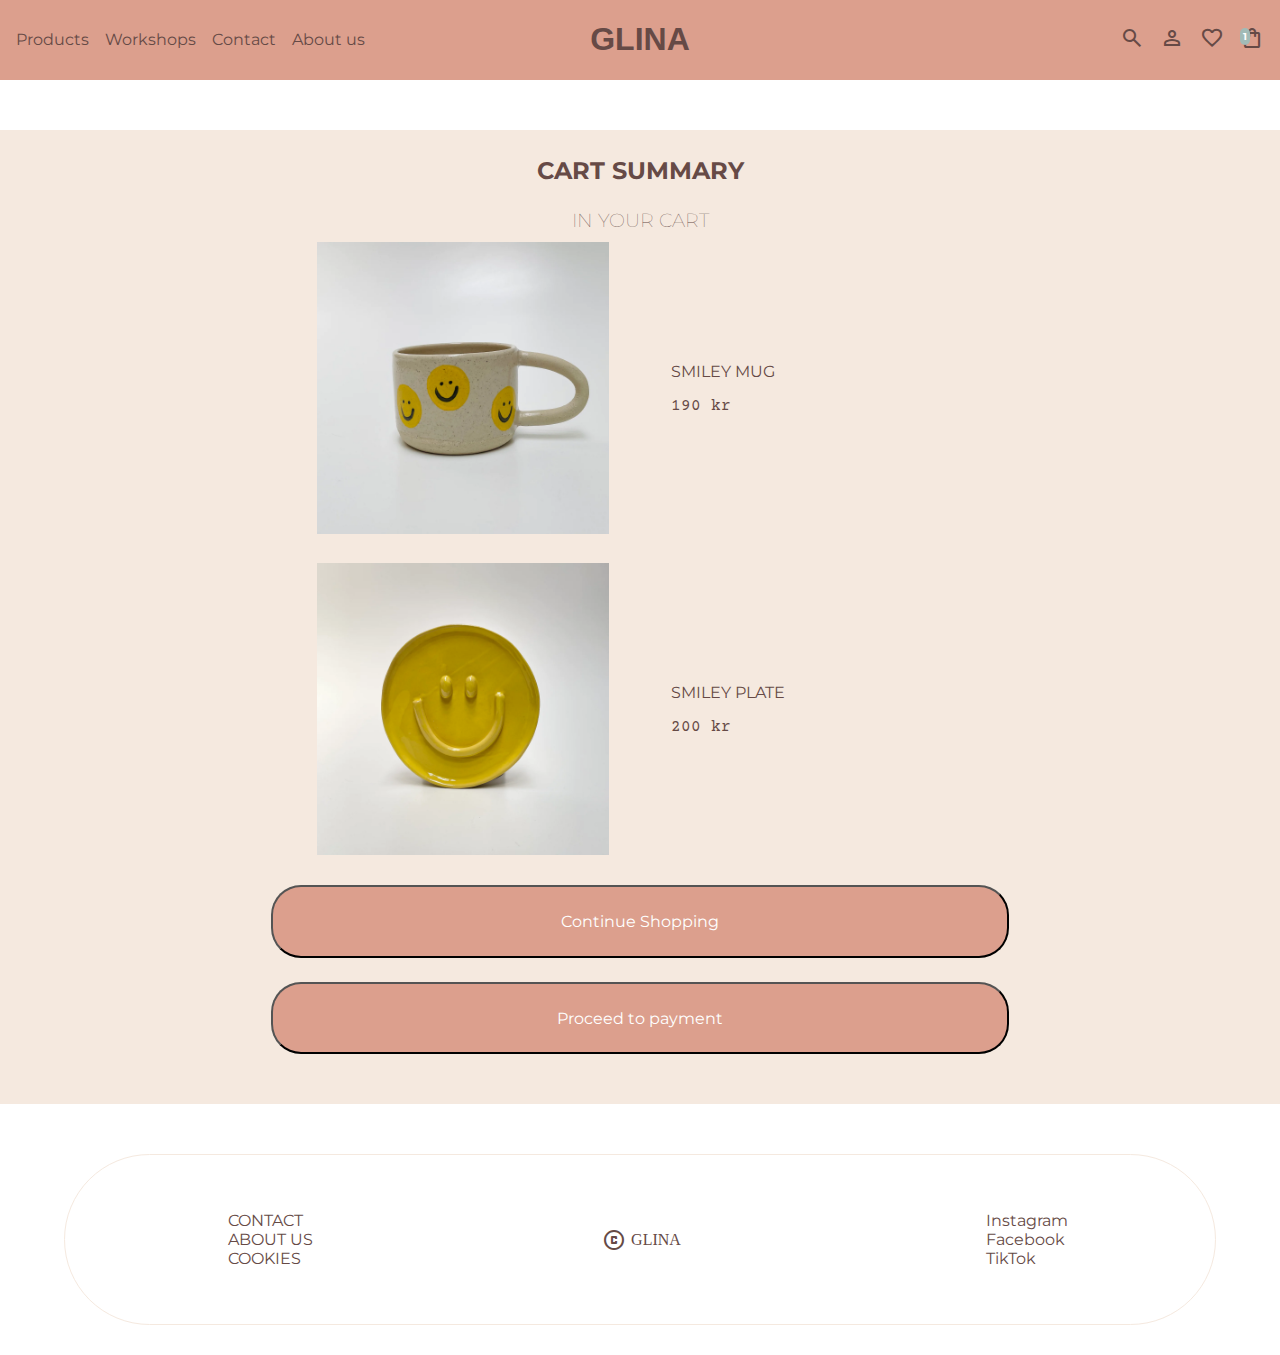
<file: cartsummary.html>
<!DOCTYPE html>
<html lang="en">
  <head>
    <meta charset="UTF-8" />
    <meta name="viewport" content="width=device-width, initial-scale=1.0" />
    <title>GLINA</title>
    <link rel="stylesheet" href="css/cartsummary.css">
    <link rel="stylesheet" href="https://fonts.googleapis.com/css2?family=Material+Symbols+Outlined:opsz,wght,FILL,GRAD@24,400,0,0" />
    <link rel="preconnect" href="https://fonts.googleapis.com">
    <link rel="preconnect" href="https://fonts.gstatic.com" crossorigin>
    <link href="https://fonts.googleapis.com/css2?family=Montserrat:wght@400;600&family=Unbounded&display=swap" rel="stylesheet">
    <link rel="preconnect" href="https://fonts.googleapis.com"> 
    <link rel="preconnect" href="https://fonts.gstatic.com" crossorigin> 
    <link href="https://fonts.googleapis.com/css2?family=Courier+Prime&display=swap" rel="stylesheet">
    <link href="https://fonts.cdnfonts.com/css/mauline" rel="stylesheet">
                
  </head>

  <body>

    <header>
      <div class="phonedown" id="hamburger">
        <button class="hamburgerbtn" onclick="toggleDropdown()">
        <img id="hamburgerimg" src="img/hamburgermenu.png" alt="hamburger menu icon">  
        </button>
        <div class="phonedown-content">
            <a href="product-page.html">All Products</a>
            <a href="#">Workshops</a>
            <a href="#">Contact</a>
            <a href="#">About us</a>
        </div>
      </div>

      
      <ul id="header-tabs">

        <li class="dropdown">
          <button class="dropbtn"> Products</button>
          <div class ="dropdown-content">
            <a href="product-page.html">All Products</a>
            <a href="#">Mugs</a>
            <a href="#">Bowls</a>
            <a href="#">Plates</a>
            <a href="#">Decorative</a>
          </div>
        </li>

        <a href="#">
          <li>Workshops</li>
        </a>

        <a href="#">
          <li>Contact</li>
        </a>

        <a href="#">
          <li>About us</li>
        </a>
      </ul>
      
      <a href="index.html">
        <h1 id="logo">GLINA</h1>
      </a>
      
      <div class="flex-container">
        <div class="webicons">
          
          <div>
           <span class="material-symbols-outlined">
          search
           </span>
          </div>

          <div>
            <span class="material-symbols-outlined">
            person
            </span>
          </div>


          <div>
           <span class="material-symbols-outlined">
              favorite
            </span>
          </div>

        </div>
        


       <div class="cartdown">
        <button class="cartbtn">
          <a href="cartsummary.html">
          <span class="material-symbols-outlined">
            shopping_bag </span>
          </a>
        </button>
          <div class="overlay">
            <p id="number">1</p>
          </div>
          <div class ="cartdown-content">
            <div class="cart-summary">
              
               <img class="smiley-dropdown" src="img/smileymug.heic.webp" alt="mug with smiley faces"> 
              
               
              
               <div class="price1"> 
                  <p>SMILEY MUG</p>
                  <p>190kr</p> 
                  <p>x1</p>
                </div>
                
              
              
       
             
                <img id="addeditem" src="img/smileyplate.webp" alt="smiley plate">
              
                <div id="price2">
                  <p>SMILEY PLATE</p>
                  <p>200kr</p>
                  <p>x1</p>
                </div>
              </div>
              <a href="cartsummary.html">
                <button class="cart-button">To cart</button>
              </a>
          </div>   
          </div>
        </div>
    
    </header>

    <main>
        
        <div class="container">
            <h2>CART SUMMARY</h2>
            <h3>IN YOUR CART</h3> 
            <div class="cart-summary">
                <img class="product-img" src="img/smileymug.heic.webp" alt="The Smiley Plate product image">
                 <div class="smiley-plate-text">
                    <p>SMILEY MUG</p>
                    <p class="price">190 kr</p>  
                </div>
                <img class="product-img" src="img/smileyplate.webp" alt="The Happiness Mug product image">
                <div class="happiness-mug-text">
                     <p>SMILEY PLATE</p>
                     <p class="price">200 kr</p>

                </div>
                
            </div>
            <div>
              <a href="product-page.html">
                <button class="cart-button"> 
                    Continue Shopping
                </button>
              </a>
            </div>
            <div>
              <a href="customer-info.html">
                <button class="cart-button">
                    Proceed to payment
                </button>
              </a>
            </div>
        </div>
    </main>
    <div id="mobileicons">
      <div class="bottomicon">
         <span class="material-symbols-outlined">
        search
         </span>
      </div>

      <div class="bottomicon">
        <span class="material-symbols-outlined">
          person
        </span>
      </div>


      <div class="bottomicon">
        <span class="material-symbols-outlined">
            favorite
        </span>
      </div>
    </div>

    <footer>
      <ul id="footer-info-one">
          <li>CONTACT</li>
          <li>ABOUT US</li>
          <li>COOKIES</li>
        </ul>
        
        <div id="copyright">
          <span id="copysymbol" class="material-symbols-outlined">
          copyright
          </span>
           <p>GLINA</p>
        </div>
  
        <ul id="footer-info-two">
          <li>Instagram</li>
          <li>Facebook</li>
          <li>TikTok</li>
        </ul>
  </footer>
  </body>
</html>
</file>
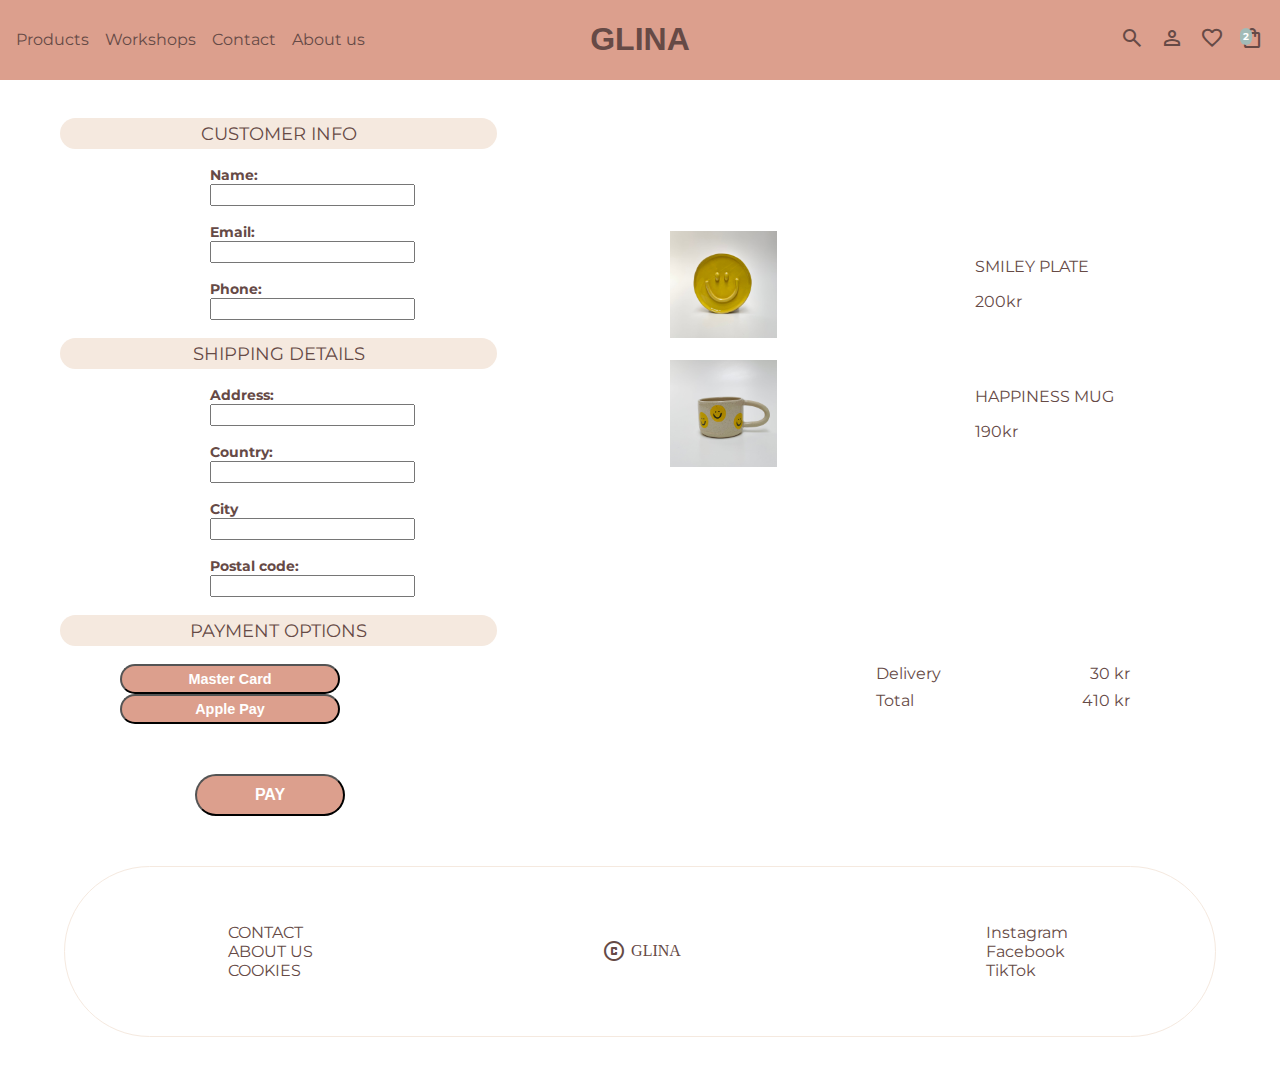
<file: customer-info.html>
<!DOCTYPE html>
<html lang="en">
<head>
    <meta charset="UTF-8">
    <meta name="viewport" content="width=device-width, initial-scale=1.0">
    <title>GLINA</title>
    <link rel="stylesheet" href="css/customer-info.css">
    <link rel="stylesheet" href="https://fonts.googleapis.com/css2?family=Material+Symbols+Outlined:opsz,wght,FILL,GRAD@24,400,0,0" />
    <link rel="preconnect" href="https://fonts.googleapis.com">
    <link rel="preconnect" href="https://fonts.gstatic.com" crossorigin>
    <link href="https://fonts.googleapis.com/css2?family=Montserrat:wght@400;600&family=Unbounded&display=swap" rel="stylesheet">
    <link rel="preconnect" href="https://fonts.googleapis.com">
    <link rel="preconnect" href="https://fonts.gstatic.com" crossorigin>
    <link href="https://fonts.googleapis.com/css2?family=Courier+Prime&display=swap" rel="stylesheet">
    <link href="https://fonts.cdnfonts.com/css/mauline" rel="stylesheet">
                

</head>

<body>
  <header>
    <div class="phonedown" id="hamburger">
      <button class="hamburgerbtn" onclick="toggleDropdown()">
      <img id="hamburgerimg" src="img/hamburgermenu.png" alt="hamburger menu icon">  
      </button>
      <div class="phonedown-content">
          <a href="product-page.html">All Products</a>
          <a href="#">Workshops</a>
          <a href="#">Contact</a>
          <a href="#">About us</a>
      </div>
    </div>


    <ul id="header-tabs">

      <li class="dropdown">
        <button class="dropbtn"> Products</button>
        <div class ="dropdown-content">
          <a href="product-page.html">All Products</a>
          <a href="#">Mugs</a>
          <a href="#">Bowls</a>
          <a href="#">Plates</a>
          <a href="#">Decorative</a>
        </div>
      </li>
      
      <a href="#">
        <li>Workshops</li>
      </a>

      <a href="#">
        <li>Contact</li>
      </a>

      <a href="#">
        <li>About us</li>
      </a>
    </ul>

    <div id="logo-wrapper">
      <a href="index.html">
         <h1 id="logo">GLINA</h1>
      </a>
    </div>
    
    <div class="flex-container">
      <div class="webicons">
        
        <div>
         <span class="material-symbols-outlined">
        search
         </span>
        </div>

        <div>
          <span class="material-symbols-outlined">
          person
          </span>
        </div>


        <div>
         <span class="material-symbols-outlined">
            favorite
          </span>
        </div>

      </div>
      


     <div class="cartdown">
      <button class="cartbtn">
        <a href="cartsummary.html">
        <span class="material-symbols-outlined">
          shopping_bag </span>
        </a>
      </button>
        <div class="overlay">
          <p id="number">2</p>
        </div>
        <div class ="cartdown-content">
          <div class="cart-summary">
            
             <img class="smiley-dropdown" src="img/smileymug.heic.webp" alt="mug with smiley faces"> 
            
             
            
             <div class="price1"> 
                <p>SMILEY MUG</p>
                <p>190kr</p> 
                <p>x1</p>
              </div>
     
           
              <img id="addeditem" src="img/smileyplate.webp" alt="smiley plate">
            
              <div id="price2">
                <p>SMILEY PLATE</p>
                <p>200kr</p>
                <p>x1</p>
              </div>
            </div>
            <a href="cartsummary.html">
              <button class="cart-button">To cart</button>
            </a>
        </div>   
        </div>
      </div>
    </div>
    </header>

    <main>
        <div class="main-container">
          <div class="text">
              <div>
                 <p class="main-p">CUSTOMER INFO</p>
                 <form>
                    <label class="bolder">Name:</label>
                    <input>
                    <label class="bolder">Email:</label>
                    <input>
                    <label class="bolder">Phone:</label>
                    <input>
                </form>
              </div>

              <div>
                 <p class="main-p">SHIPPING DETAILS</p>
                 <form>
                    <label class="bolder">Address:</label>
                    <input>
                    <label class="bolder">Country:</label>
                    <input>
                    <label class="bolder">City</label>
                    <input>
                    <label class="bolder">Postal code:</label>
                    <input>
                </form>
              </div>
              
              <div id="payment-container">
                 <p class="main-p">PAYMENT OPTIONS</p>
                 <div id="buttons">
                    <button class="payment">Master Card</button>
                    <button class="payment">Apple Pay</button>
                 </div>
              </div>
              
              <a href="thankyou.html">
                 <button id="pay-button">PAY</button>
              </a>
            </div>

          <div class="picture">
                <img class="prodpic" src="prod-page-photos/IMG_63083_1296x.heic.jpeg" alt="Smiley plate">
            <div class="img-cont">
                <p>SMILEY PLATE</p>
                <p>200kr</p>
            </div>
                <img class="prodpic" src="prod-page-photos/IMG_2815_1296x.heic.jpeg" alt="Happy mug">
            <div class="img-cont">
                <p>HAPPINESS MUG</p>
                <p>190kr</p>
            </div>

            <div>
              <ul class="ul-one">
                <li>Delivery</li>
                <li>Total</li>
              </ul>
            </div>

            <div>
              <ul class="ul-two">
                <li>30 kr</li>
                <li>410 kr</li>
              </ul>
            </div>
          </div>
        </div>

    </main>
    
    <div id="mobileicons">
      <div class="bottomicon">
         <span class="material-symbols-outlined">
        search
         </span>
      </div>

      <div class="bottomicon">
        <span class="material-symbols-outlined">
          person
        </span>
      </div>


      <div class="bottomicon">
        <span class="material-symbols-outlined">
            favorite
        </span>
      </div>
    </div>
    
    <footer>
        <ul id="footer-info-one">
            <li>CONTACT</li>
            <li>ABOUT US</li>
            <li>COOKIES</li>
          </ul>
          
          <div id="copyright">
            <span id="copysymbol" class="material-symbols-outlined">
            copyright
            </span>
             <p>GLINA</p>
          </div>
    
          <ul id="footer-info-two">
            <li>Instagram</li>
            <li>Facebook</li>
            <li>TikTok</li>
          </ul>
    </footer>
</body>

</html>
</file>
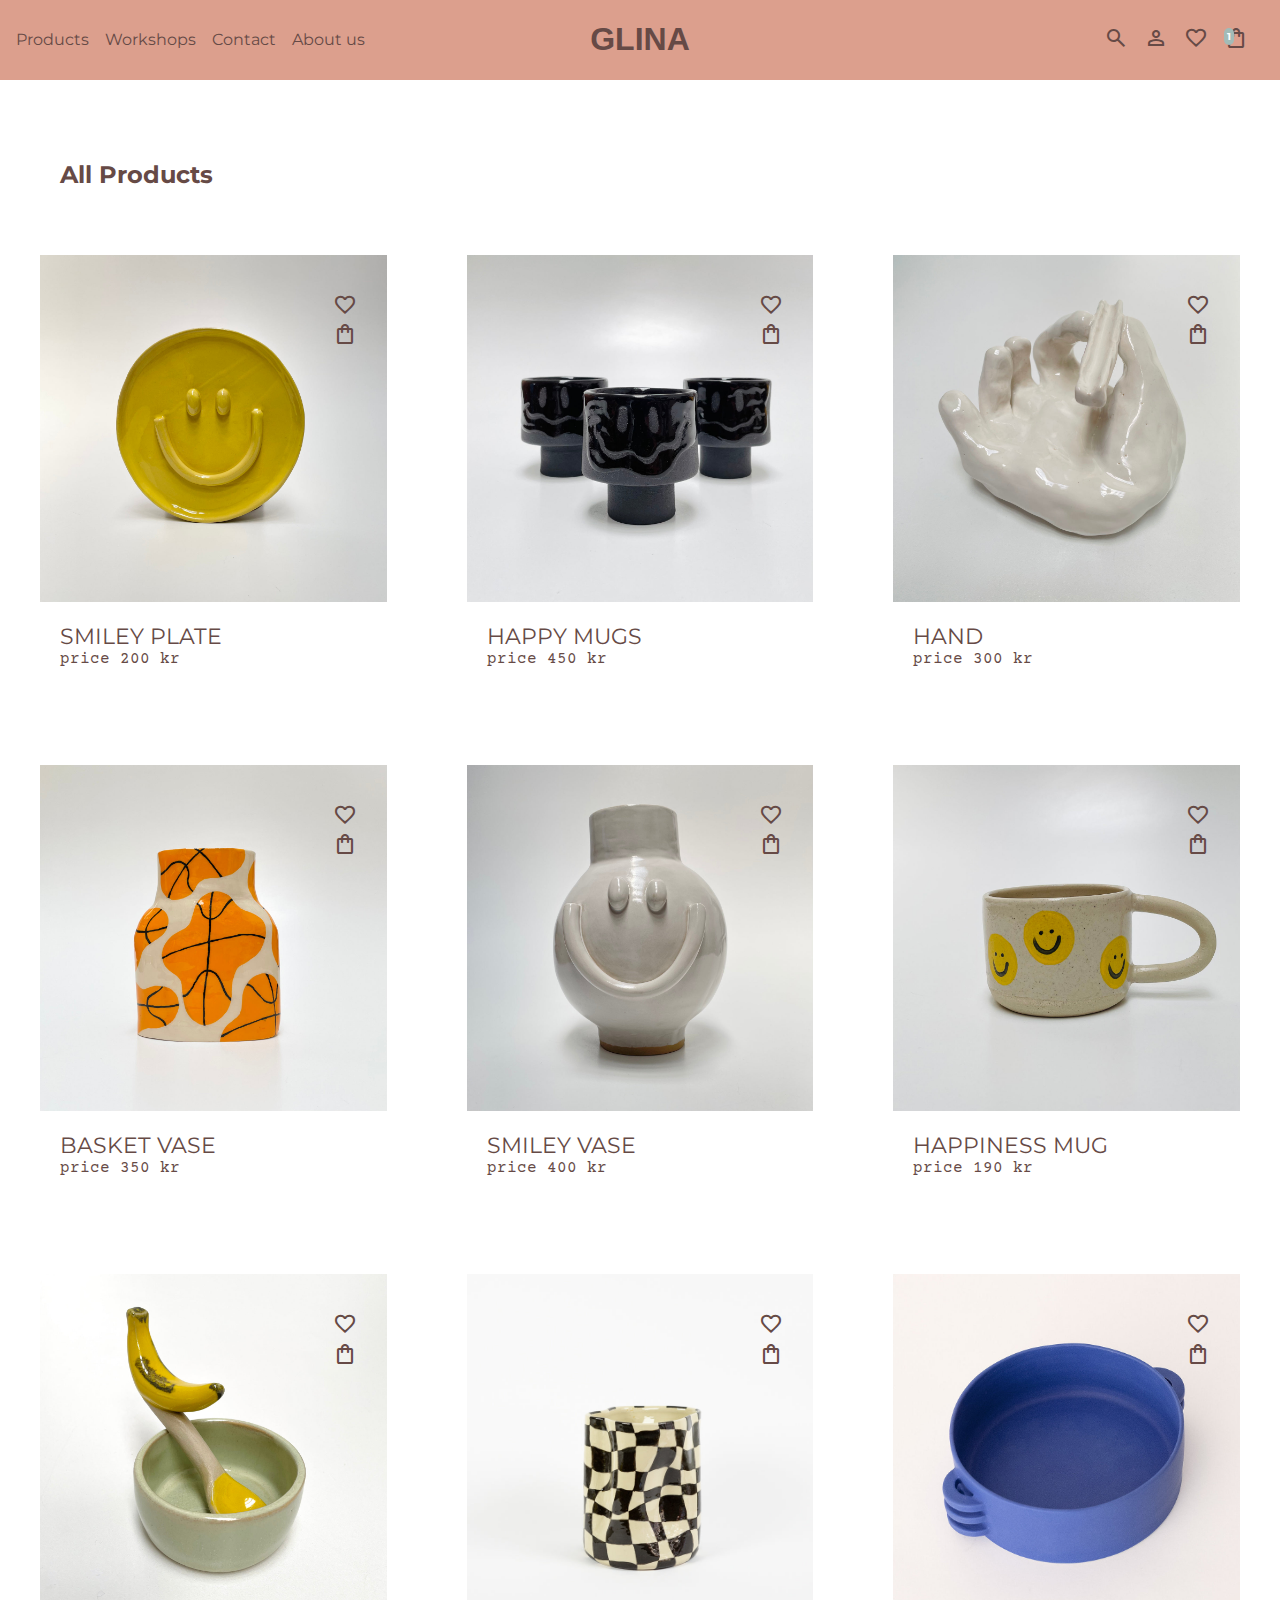
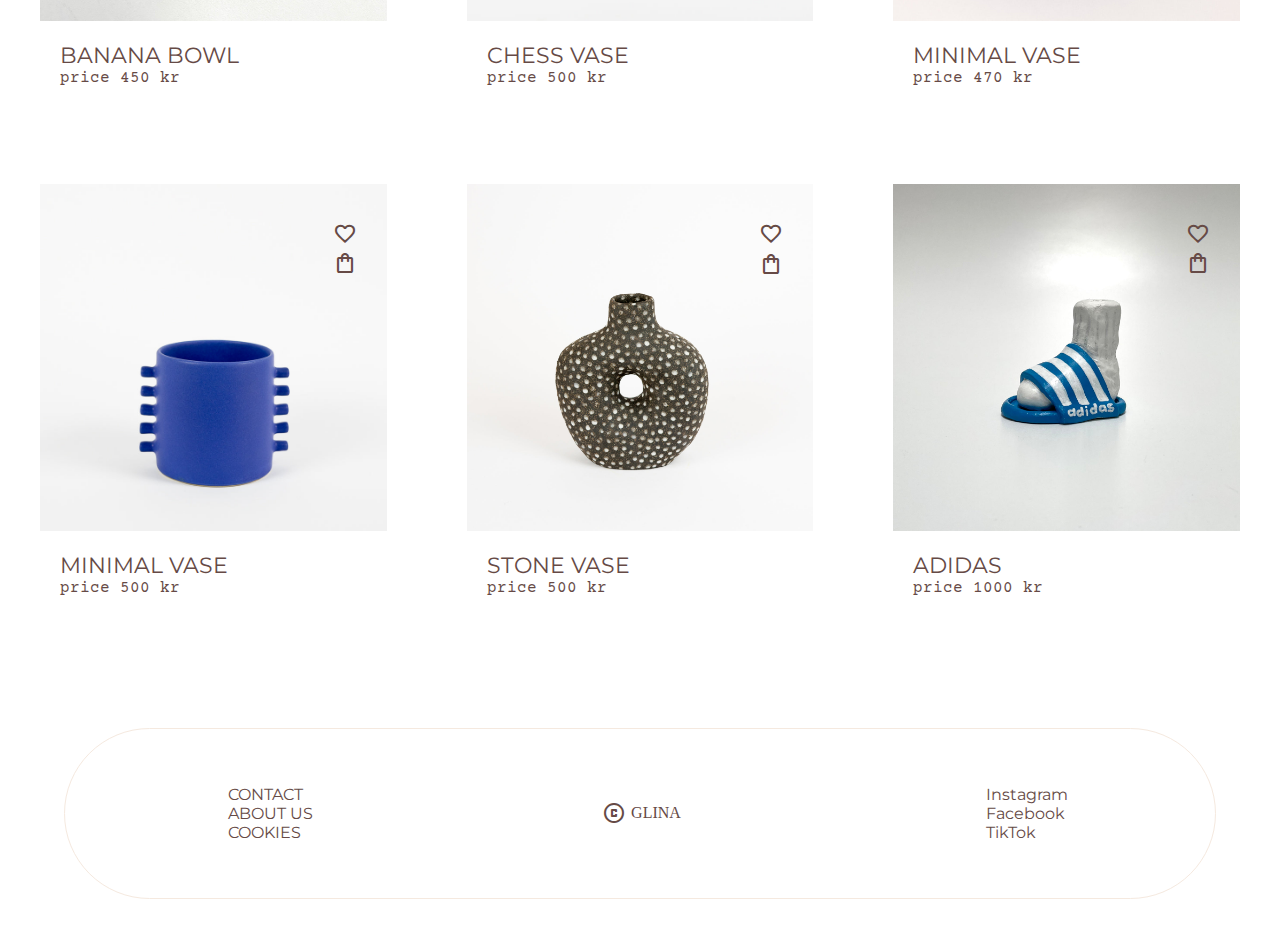
<file: product-page.html>
<!DOCTYPE html>
<html lang="en">
<head>
    <meta charset="UTF-8">
    <meta name="viewport" content="width=device-width, initial-scale=1.0">
    <title>GLINA</title>
    <link rel="stylesheet" href="css/product-page.css">
    <link rel="stylesheet" href="https://fonts.googleapis.com/css2?family=Material+Symbols+Outlined:opsz,wght,FILL,GRAD@24,400,0,0" />
    <link rel="preconnect" href="https://fonts.googleapis.com">
    <link rel="preconnect" href="https://fonts.gstatic.com" crossorigin>
    <link href="https://fonts.googleapis.com/css2?family=Montserrat:wght@400;600&family=Unbounded&display=swap" rel="stylesheet">
    <link rel="preconnect" href="https://fonts.googleapis.com">
    <link rel="preconnect" href="https://fonts.gstatic.com" crossorigin>
    <link href="https://fonts.googleapis.com/css2?family=Courier+Prime&display=swap" rel="stylesheet">
    <link href="https://fonts.cdnfonts.com/css/mauline" rel="stylesheet">
                
</head>

<body>
  <header>
    <div class="phonedown" id="hamburger">
      <button class="hamburgerbtn" onclick="toggleDropdown()">
      <img id="hamburgerimg" src="img/hamburgermenu.png" alt="hamburger menu icon">  
      </button>
      <div class="phonedown-content">
          <a href="product-page.html">All Products</a>
          <a href="#">Workshops</a>
          <a href="#">Contact</a>
          <a href="#">About us</a>
      </div>
    </div>


    <ul id="header-tabs">

      <li class="dropdown">
        <button class="dropbtn"> Products</button>
        <div class ="dropdown-content">
          <a href="product-page.html">All Products</a>
          <a href="#">Mugs</a>
          <a href="#">Bowls</a>
          <a href="#">Plates</a>
          <a href="#">Decorative</a>
        </div>
      </li>
      
      <a href="#">
        <li>Workshops</li>
      </a>

      <a href="#">
        <li>Contact</li>
      </a>

      <a href="#">
        <li>About us</li>
      </a>
    </ul>

    <div id="logo-wrapper">
      <a href="index.html">
         <h1 id="logo">GLINA</h1>
      </a>
    </div>
    
    <div class="flex-container">
      <div class="webicons">
        
        <div>
         <span class="material-symbols-outlined">
        search
         </span>
        </div>

        <div>
          <span class="material-symbols-outlined">
          person
          </span>
        </div>


        <div>
         <span class="material-symbols-outlined">
            favorite
          </span>
        </div>

      </div>
      


     <div class="cartdown">
      <button class="cartbtn">
        <a href="cartsummary.html">
        <span class="material-symbols-outlined">
          shopping_bag </span>
        </a>
      </button>
        <div class="overlay">
          <p id="number">1</p>
        </div>
        <div class ="cartdown-content">
          <div class="cart-summary">
            
             <img class="smiley-dropdown" src="img/smileymug.heic.webp" alt="mug with smiley faces"> 
            
             
            
             <div class="price1"> 
                <p>SMILEY MUG</p>
                <p>190kr</p> 
                <p>x1</p>
              </div>
     
           
              <img id="addeditem" src="img/smileyplate.webp" alt="smiley plate">
            
              <div id="price2">
                <p>SMILEY PLATE</p>
                <p>200kr</p>
                <p>x1</p>
              </div>
            </div>
            <a href="cartsummary.html">
              <button class="cart-button">To cart</button>
            </a>
        </div>   
        </div>
      </div>
    </div>

  </header>

    <main>
       <h2>All Products</h2>

       <div class="pictures-container">
        <div class="products-pics">
            <a href="specific-product-page.html">
               <figure>
                  <img class="pictures" src="prod-page-photos/IMG_63083_1296x.heic.jpeg" alt="Smiley plate">
               </figure>
               <figcaption>SMILEY PLATE</figcaption>
               <figcaption class="price">price 200 kr</figcaption>
            </a>

            <div class="hearts">
                <span class="material-symbols-outlined">
                    favorite
                </span>
            </div>
            <div class="bag">
                <span class="material-symbols-outlined">
                shopping_bag
                </span>
            </div>
        </div>

        <div class="products-pics">
            <figure>
                <img class="pictures" src="prod-page-photos/IMG_3680_1296x.heic.jpeg" alt="Black mugs">
            </figure>
            <figcaption>HAPPY MUGS</figcaption>
            <figcaption class="price">price 450 kr</figcaption>

            <div class="hearts">
                <span class="material-symbols-outlined">
                    favorite
                </span>
              </div>
              <div class="bag">
                <span class="material-symbols-outlined">
                shopping_bag
                </span>
            </div>
        </div>

        <div class="products-pics">
            <figure>
                <img class="pictures" src="prod-page-photos/IMG_6166_1296x.heic.jpeg" alt="Arm">
            </figure>
            <figcaption>HAND</figcaption>
            <figcaption class="price">price 300 kr</figcaption>

            <div class="hearts">
                <span class="material-symbols-outlined">
                    favorite
                </span>
              </div>
              <div class="bag">
                <span class="material-symbols-outlined">
                shopping_bag
                </span>
            </div>
        </div>

        <div class="products-pics">
            <figure>
                <img class="pictures" src="prod-page-photos/IMG_2750_1296x.heic.jpeg" alt="Basket Vase">
            </figure>
            <figcaption>BASKET VASE</figcaption>
            <figcaption class="price">price 350 kr</figcaption>

            <div class="hearts">
                <span class="material-symbols-outlined">
                    favorite
                </span>
              </div>
              <div class="bag">
                <span class="material-symbols-outlined">
                shopping_bag
                </span>
            </div>
        </div>

        <div class="products-pics">
            <figure>
                <img class="pictures" src="prod-page-photos/IMG_6144_1296x.heic.jpeg" alt="Smiley vase">
            </figure>
            <figcaption>SMILEY VASE</figcaption>
            <figcaption class="price">price 400 kr</figcaption>

            <div class="hearts">
                <span class="material-symbols-outlined">
                    favorite
                </span>
              </div>
              <div class="bag">
                <span class="material-symbols-outlined">
                shopping_bag
                </span>
            </div>
        </div>

        <div class="products-pics">
            <figure>
                <img class="pictures" src="prod-page-photos/IMG_2815_1296x.heic.jpeg" alt="Smiley faces mugs">
            </figure>
            <figcaption>HAPPINESS MUG</figcaption>
            <figcaption class="price">price 190 kr</figcaption>

            <div class="hearts">
                <span class="material-symbols-outlined">
                    favorite
                </span>
              </div>
              <div class="bag">
                <span class="material-symbols-outlined">
                shopping_bag
                </span>
            </div>
        </div>

        <div class="products-pics">
            <figure>
                <img class="pictures" src="prod-page-photos/IMG_5337_1296x.heic.jpeg" alt="Banana bowl">
            </figure>
            <figcaption>BANANA BOWL</figcaption>
            <figcaption class="price">price 450 kr</figcaption>

            <div class="hearts">
                <span class="material-symbols-outlined">
                    favorite
                </span>
              </div>
              <div class="bag">
                <span class="material-symbols-outlined">
                shopping_bag
                </span>
            </div>
        </div>

        <div class="products-pics">
            <figure>
                <img class="pictures" src="prod-page-photos/Produkshots_lowres-41_1296x.jpg" alt="Chess Vase">
            </figure>
            <figcaption>CHESS VASE</figcaption>
            <figcaption class="price">price 500 kr</figcaption>

            <div class="hearts">
                <span class="material-symbols-outlined">
                    favorite
                </span>
              </div>
              <div class="bag">
                <span class="material-symbols-outlined">
                shopping_bag
                </span>
            </div>
        </div>

        <div class="products-pics">
            <figure>
                <img class="pictures" src="prod-page-photos/44cc8f_e4b390bd4fd742f98994af7369e4d69c_mv2_1296x.jpg" alt="Minimal bowl">
            </figure>
            <figcaption>MINIMAL VASE</figcaption>
            <figcaption class="price">price 470 kr</figcaption>

            <div class="hearts">
                <span class="material-symbols-outlined">
                    favorite
                </span>
              </div>
              <div class="bag">
                <span class="material-symbols-outlined">
                shopping_bag
                </span>
            </div>
        </div>

        <div class="products-pics">
            <figure>
                <img class="pictures" src="prod-page-photos/Produkshots_lowres-27_1296x.jpg" alt="Minimal vase">
            </figure>
            <figcaption>MINIMAL VASE</figcaption>
            <figcaption class="price">price 500 kr</figcaption>

            <div class="hearts">
                <span class="material-symbols-outlined">
                    favorite
                </span>
              </div>
              <div class="bag">
                <span class="material-symbols-outlined">
                shopping_bag
                </span>
            </div>
        </div>

        <div class="products-pics">
            <figure>
                <img class="pictures" src="prod-page-photos/produktshots_flight3-39_1296x.jpg" alt="Stone vase">
            </figure>
            <figcaption>STONE VASE</figcaption>
            <figcaption class="price">price 500 kr</figcaption>

            <div class="hearts">
                <span class="material-symbols-outlined">
                    favorite
                </span>
              </div>
              <div class="bag">
                <span class="material-symbols-outlined">
                shopping_bag
                </span>
            </div>
        </div>

        <div class="products-pics">
            <figure>
                <img class="pictures" src="prod-page-photos/IMG_4087_1296x.heic.jpeg" alt="Adidas">
            </figure>
            <figcaption>ADIDAS</figcaption>
            <figcaption class="price">price 1000 kr</figcaption>

            <div class="hearts">
                <span class="material-symbols-outlined">
                    favorite
                </span>
              </div>
              <div class="bag">
                <span class="material-symbols-outlined">
                shopping_bag
                </span>
            </div>
        </div>
       </div>
    </main>

    <div id="mobileicons">
      <div class="bottomicon">
         <span class="material-symbols-outlined">
        search
         </span>
      </div>

      <div class="bottomicon">
        <span class="material-symbols-outlined">
          person
        </span>
      </div>


      <div class="bottomicon">
        <span class="material-symbols-outlined">
            favorite
        </span>
      </div>
    </div>

    <footer>
        <ul id="footer-info-one">
            <li>CONTACT</li>
            <li>ABOUT US</li>
            <li>COOKIES</li>
          </ul>
          
          <div id="copyright">
            <span id="copysymbol" class="material-symbols-outlined">
            copyright
            </span>
             <p>GLINA</p>
          </div>
    
          <ul id="footer-info-two">
            <li>Instagram</li>
            <li>Facebook</li>
            <li>TikTok</li>
          </ul>
    </footer>
 
</body>

</html>
</file>
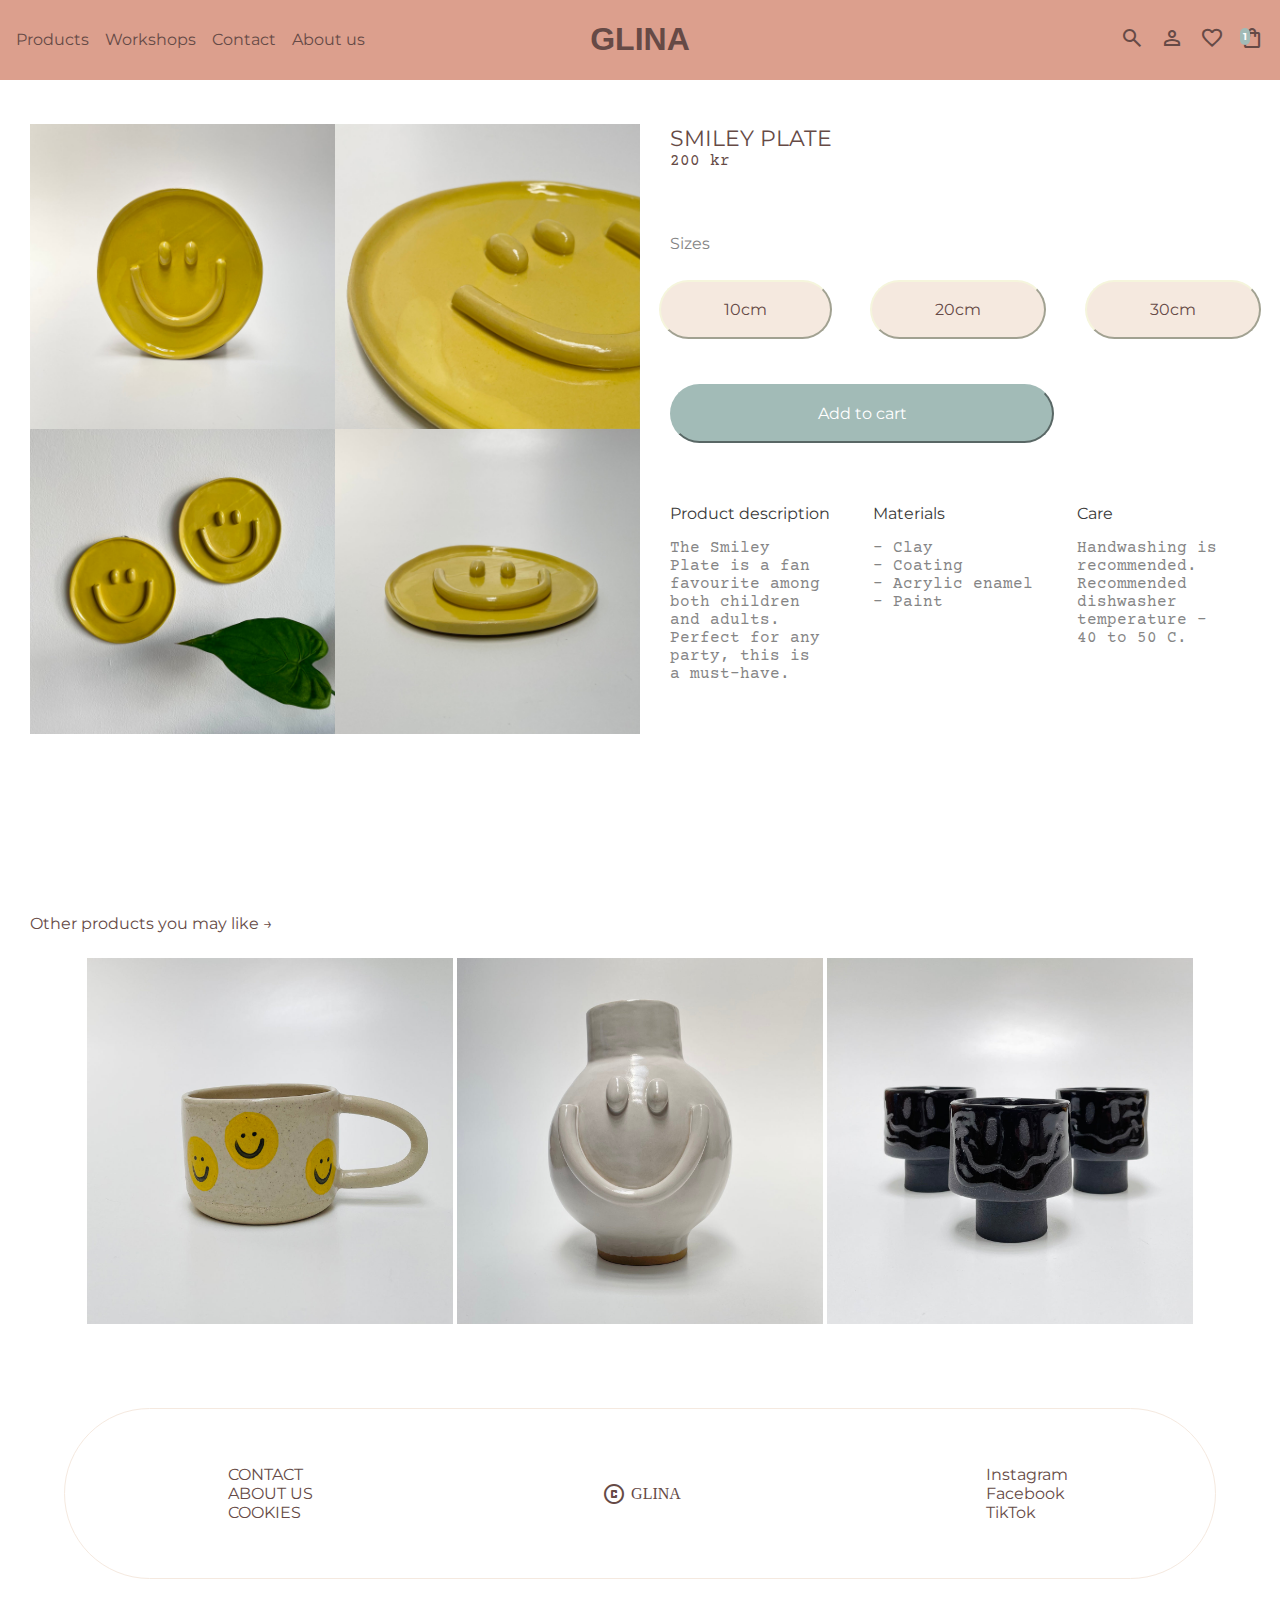
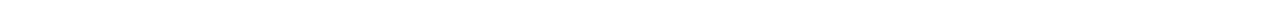
<file: specific-product-page.html>
<!DOCTYPE html>
<html lang="en">
  <head>
    <meta charset="UTF-8" />
    <meta name="viewport" content="width=device-width, initial-scale=1.0" />
    <title>GLINA</title>
    <link rel="stylesheet" href="css/specific-product-page.css" />
    <link rel="stylesheet" href="https://fonts.googleapis.com/css2?family=Material+Symbols+Outlined:opsz,wght,FILL,GRAD@24,400,0,0"/>
    <link rel="preconnect" href="https://fonts.googleapis.com" />
    <link rel="preconnect" href="https://fonts.gstatic.com" crossorigin />
    <link href="https://fonts.googleapis.com/css2?family=Montserrat:wght@400;600&family=Unbounded&display=swap" rel="stylesheet"/>
    <link rel="preconnect" href="https://fonts.googleapis.com" />
    <link rel="preconnect" href="https://fonts.gstatic.com" crossorigin />
    <link href="https://fonts.googleapis.com/css2?family=Courier+Prime&display=swap" rel="stylesheet"/>
    <link href="https://fonts.cdnfonts.com/css/mauline" rel="stylesheet">
    <script src="js/spec-prod-page.js" defer></script>
  </head>

  <body>
    <header>
      <div class="phonedown" id="hamburger">
        <button class="hamburgerbtn" onclick="toggleDropdown()">
        <img id="hamburgerimg" src="img/hamburgermenu.png" alt="hamburger menu icon">  
        </button>
        <div class="phonedown-content">
            <a href="product-page.html">All Products</a>
            <a href="#">Workshops</a>
            <a href="#">Contact</a>
            <a href="#">About us</a>
        </div>
      </div>


      <ul id="header-tabs">

        <li class="dropdown">
          <button class="dropbtn"> Products</button>
          <div class ="dropdown-content">
            <a href="product-page.html">All Products</a>
            <a href="#">Mugs</a>
            <a href="#">Bowls</a>
            <a href="#">Plates</a>
            <a href="#">Decorative</a>
          </div>
        </li>
        
        <a href="#">
          <li>Workshops</li>
        </a>

        <a href="#">
          <li>Contact</li>
        </a>

        <a href="#">
          <li>About us</li>
        </a>
      </ul>

      <div id="logo-wrapper">
        <a href="index.html">
           <h1 id="logo">GLINA</h1>
        </a>
      </div>
      
      <div class="flex-container">
        <div class="webicons">
          
          <div>
           <span class="material-symbols-outlined">
          search
           </span>
          </div>

          <div>
            <span class="material-symbols-outlined">
            person
            </span>
          </div>


          <div>
           <span class="material-symbols-outlined">
              favorite
            </span>
          </div>

        </div>
        


       <div class="cartdown">
        <button class="cartbtn">
          <a href="cartsummary.html">
          <span class="material-symbols-outlined">
            shopping_bag </span>
          </a>
        </button>
          <div class="overlay">
            <p id="number">1</p>
          </div>
          <div class ="cartdown-content">
            <div class="cart-summary">
              
               <img class="smiley-dropdown" src="img/smileymug.heic.webp" alt="mug with smiley faces"> 
              
               
              
               <div class="price1"> 
                  <p>SMILEY MUG</p>
                  <p>190kr</p> 
                  <p>x1</p>
                </div>
       
             
                <img id="addeditem" src="img/smileyplate.webp" alt="smiley plate">
              
                <div id="price2">
                  <p>SMILEY PLATE</p>
                  <p>200kr</p>
                  <p>x1</p>
                </div>
              </div>
              <a href="cartsummary.html">
                <button class="cart-button">To cart</button>
              </a>
          </div>   
          </div>
        </div>
      </div>

    </header>

    <main>
    <div class="main-all-grid">
      <div class="mainmainmain">
         <div class="container-product-photos">
           <div id="plate-1" class="fix-grid-pls">
             <img
               class="smiley-plates"
               src="specific-product-img/IMG_63083_1296x.heic.jpeg"/>
           </div>

           <div id="plate-2" class="fix-grid-pls">
             <img class="smiley-plates" src="specific-product-img/1.jpeg" />
           </div>

           <div id="plate-3" class="fix-grid-pls">
             <img class="smiley-plates" src="specific-product-img/2.jpeg" />
           </div>

           <div id="plate-4" class="fix-grid-pls">
             <img  class="smiley-plates" src="specific-product-img/3.jpeg" />
           </div>
         </div>

         <div class="container-product-text">
           <div>
             <p id="specific-product-name">SMILEY PLATE</p>
             <p id="specific-product-price">200 kr</p>
             <p id="specific-product-sizes">Sizes</p>
           </div>

           <div class="sizes-container">
             <div class="sizes-box">
               <button class="size-button">10cm</button>
             </div>
             <div class="sizes-box">
               <button class="size-button">20cm</button>
             </div>
             <div class="sizes-box">
               <button class="size-button">30cm</button>
             </div>
           </div>

           <div class="add-to-cart-box">
             <button id="change-button">Add to cart</button>
           </div>

           <div class="description-container">
             <div class="description-text">
               <p id="description-title">Product description</p>
               <p id="description-product">
              The Smiley Plate is a fan favourite among both children and
              adults. Perfect for any party, this is a must-have.
               </p>
             </div>

             <div class="description-text">
               <p id="description-title">Materials</p>
               <p id="description-materials">- Clay</p>
               <p id="description-materials">- Coating</p>
               <p id="description-materials">- Acrylic enamel</p>
               <p id="description-materials">- Paint</p>
             </div>

             <div class="description-text">
               <p id="description-title">Care</p>
               <p id="description-care">
              Handwashing is recommended. Recommended dishwasher temperature -
              40 to 50 C.
               </p>
             </div>
           </div>
         </div>
      </div>
    
         <div class="other-products-container">
           <div class="other-products-text">
             <p id="other-products-you-may-like">Other products you may like →</p>
           </div>

           <div class="other-products-photos">
             <img class="otherpictures" src="specific-product-img/IMG_2815_1296x.heic.jpeg" />
             <img class="otherpictures" src="specific-product-img/IMG_6144_1296x.heic.jpeg" />
             <img class="otherpictures" src="specific-product-img/IMG_3680_1296x.heic.jpeg" />
           </div>
         </div>
    </div>
  
    </main>

    <div id="mobileicons">
      <div class="bottomicon">
         <span class="material-symbols-outlined">
        search
         </span>
      </div>

      <div class="bottomicon">
        <span class="material-symbols-outlined">
          person
        </span>
      </div>


      <div class="bottomicon">
        <span class="material-symbols-outlined">
            favorite
        </span>
      </div>
    </div>

    <footer>
      <ul id="footer-info-one">
          <li>CONTACT</li>
          <li>ABOUT US</li>
          <li>COOKIES</li>
        </ul>
        
        <div id="copyright">
          <span id="copysymbol" class="material-symbols-outlined">
          copyright
          </span>
           <p>GLINA</p>
        </div>
  
        <ul id="footer-info-two">
          <li>Instagram</li>
          <li>Facebook</li>
          <li>TikTok</li>
        </ul>
  </footer>
  </body>
</html>
</file>
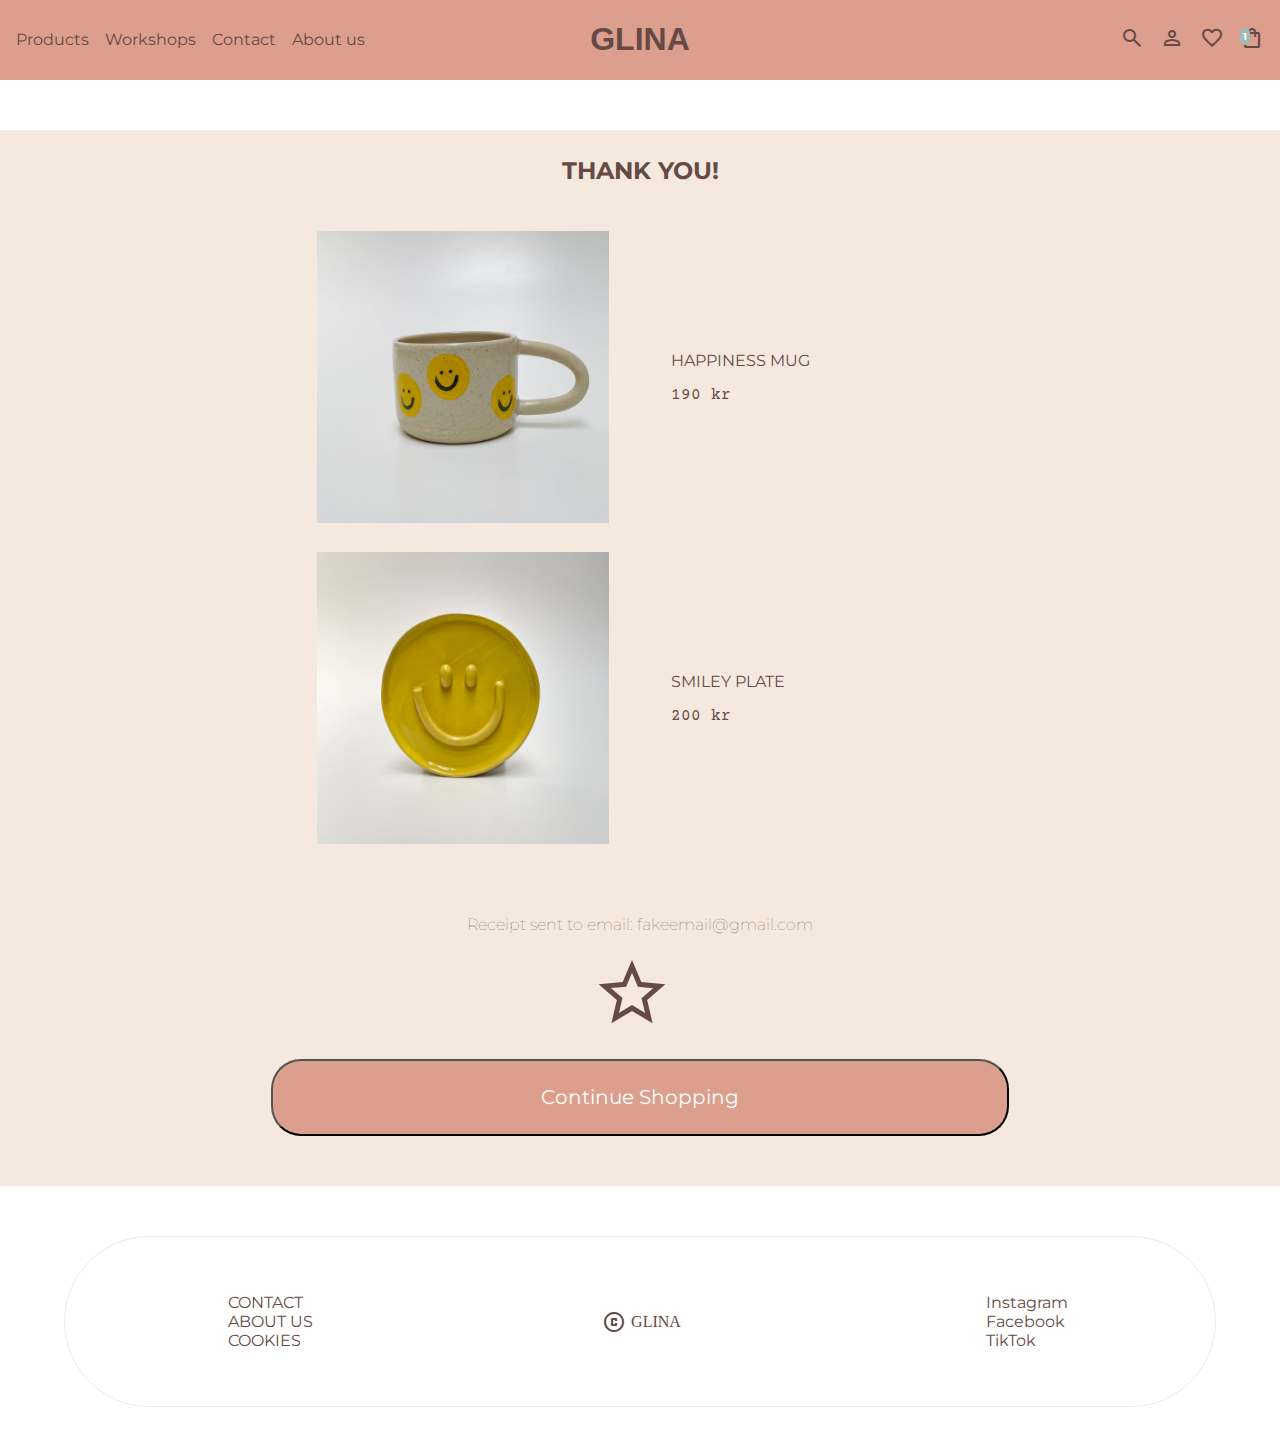
<file: thankyou.html>
<!DOCTYPE html>
<html lang="en">
  <head>
    <meta charset="UTF-8" />
    <meta name="viewport" content="width=device-width, initial-scale=1.0" />
    <title>GLINA</title>
    <link rel="stylesheet" href="css/thankyou.css">
    <link rel="stylesheet" href="https://fonts.googleapis.com/css2?family=Material+Symbols+Outlined:opsz,wght,FILL,GRAD@24,400,0,0" />
    <link rel="preconnect" href="https://fonts.googleapis.com">
    <link rel="preconnect" href="https://fonts.gstatic.com" crossorigin>
    <link href="https://fonts.googleapis.com/css2?family=Montserrat:wght@400;600&family=Unbounded&display=swap" rel="stylesheet">
    <link rel="preconnect" href="https://fonts.googleapis.com"> 
    <link rel="preconnect" href="https://fonts.gstatic.com" crossorigin> 
    <link href="https://fonts.googleapis.com/css2?family=Courier+Prime&display=swap" rel="stylesheet">
    <link href="https://fonts.cdnfonts.com/css/mauline" rel="stylesheet">
                
  </head>

  <body>

    <header>
      
      <div class="phonedown" id="hamburger">
        <button class="hamburgerbtn" onclick="toggleDropdown()">
        <img id="hamburgerimg" src="img/hamburgermenu.png" alt="hamburger menu icon">  
        </button>
        <div class="phonedown-content">
            <a href="product-page.html">All Products</a>
            <a href="#">Workshops</a>
            <a href="#">Contact</a>
            <a href="#">About us</a>
        </div>
      </div>


      <ul id="header-tabs">

        <li class="dropdown">
          <button class="dropbtn"> Products</button>
          <div class ="dropdown-content">
            <a href="product-page.html">All Products</a>
            <a href="#">Mugs</a>
            <a href="#">Bowls</a>
            <a href="#">Plates</a>
            <a href="#">Decorative</a>
          </div>
        </li>
        
        <a href="#">
          <li>Workshops</li>
        </a>

        <a href="#">
          <li>Contact</li>
        </a>

        <a href="#">
          <li>About us</li>
        </a>
      </ul>

      <div id="logo-wrapper">
        <a href="index.html">
           <h1 id="logo">GLINA</h1>
        </a>
      </div>
      
      <div class="flex-container">
        <div class="webicons">
          
          <div>
           <span class="material-symbols-outlined">
          search
           </span>
          </div>

          <div>
            <span class="material-symbols-outlined">
            person
            </span>
          </div>


          <div>
           <span class="material-symbols-outlined">
              favorite
            </span>
          </div>

        </div>
        


       <div class="cartdown">
        <button class="cartbtn">
          <a href="cartsummary.html">
          <span class="material-symbols-outlined">
            shopping_bag </span>
          </a>
        </button>
          <div class="overlay">
            <p id="number">1</p>
          </div>
          <div class ="cartdown-content">
            <div class="cart-summary">
              
               <img class="smiley-dropdown" src="img/smileymug.heic.webp" alt="mug with smiley faces"> 
              
               
              
               <div class="price1"> 
                  <p>SMILEY MUG</p>
                  <p>190kr</p> 
                  <p>x1</p>
                </div>
       
             
                <img id="addeditem" src="img/smileyplate.webp" alt="smiley plate">
              
                <div id="price2">
                  <p>SMILEY PLATE</p>
                  <p>200kr</p>
                  <p>x1</p>
                </div>
              </div>
              <a href="cartsummary.html">
                <button class="cart-button">To cart</button>
              </a>
          </div>   
          </div>
        </div>
      </div>
    
    </header>

    <main>
        
        <div class="container">
            <h2>THANK YOU!</h2>
            <div class="cart-summary">
                <img class="product-img" src="specific-product-img/IMG_2815_1296x.heic.jpeg" alt="The Happiness Mug product image">
                <div class="happiness-mug-text">
                     <p>HAPPINESS MUG</p>
                     <p class="price">190 kr</p>
                </div>
                <img class="product-img" src="specific-product-img/IMG_63083_1296x.heic.jpeg" alt="The Smiley Plate product image">
                <div class="smiley-plate-text">
                   <p>SMILEY PLATE</p>
                   <p class="price">200 kr</p>  
               </div>
            </div>
            <div class="emailsent">
              <p>Receipt sent to email: fakeemail@gmail.com</p>
              
              <div class="animation-container">
                <span id="star" class="material-symbols-outlined">
                  grade
                </span>
              </div>

            </div>
        
            <div>
              <a href="product-page.html">
                <button class="cart-button"> 
                    Continue Shopping
                </button>
              </a>
            </div>
        </div>
    </main>

    <div id="mobileicons">
      <div class="bottomicon">
         <span class="material-symbols-outlined">
        search
         </span>
      </div>

      <div class="bottomicon">
        <span class="material-symbols-outlined">
          person
        </span>
      </div>


      <div class="bottomicon">
        <span class="material-symbols-outlined">
            favorite
        </span>
      </div>
    </div>

    <footer>
      <ul id="footer-info-one">
          <li>CONTACT</li>
          <li>ABOUT US</li>
          <li>COOKIES</li>
        </ul>
        
        <div id="copyright">
          <span id="copysymbol" class="material-symbols-outlined">
          copyright
          </span>
           <p>GLINA</p>
        </div>
  
        <ul id="footer-info-two">
          <li>Instagram</li>
          <li>Facebook</li>
          <li>TikTok</li>
        </ul>
  </footer>
  </body>
</html>
</file>
<file: css/cartsummary.css>
body {
    margin: 0;
}

/* HEADER */

#hamburger{
    width: 100px;
    position: absolute;
    padding-left: 25px;
    padding-top: 30px;
 }
 #hamburgerimg{
     width: 25px;
 }
 
 .dropdown{
     position: relative;
     display: inline-block;
 }
 .dropbtn{
     background-color: #dc9f8d;
     color: #664a46;
     padding: 0;
     font-size: 16px;
     border: none;
     cursor: pointer;
     font-family: 'Montserrat', sans-serif;
 
 }
 .dropdown-content {
     display: none;
     position: absolute;
     background-color: white;
     min-width: 200px;
     z-index: 1;
 }
 .dropdown-content a {
     display: block;
     padding: 10px;
     text-decoration: none;
     color: black;
 }
 .dropdown-content a:hover {
     background-color: #A2BBB7;
 }
 .dropdown:hover .dropdown-content{
     display: block;
 }
 
 
 
 /*this is the mobile hamburger menu*/
 .phonedown{
     position: relative;
     display: inline-block;
 }
 .hamburgerbtn{
     background-color: #dc9f8d;
     color: #664a46;
     padding: 0;
     font-size: 16px;
     border: none;
     cursor: pointer;
     font-family: 'Montserrat', sans-serif;
     margin-bottom: 8vw;
     display: none;
 
 }
 .phonedown-content {
     display: none;
     position: absolute;
     background-color: white;
     min-width: 250px;
     z-index: 1;
 }
 .phonedown-content a {
     display: block;
     padding: 10px;
     text-decoration: none;
     color: black;
     font-size: 18px;
     font-family: 'Montserrat', sans-serif;
 }
 .phonedown-content a:hover {
     background-color: #A2BBB7;
 }
 .phonedown:hover .phonedown-content{
     display: block;
 }
 
 @media screen and (max-width: 400px) {
    .cartdown{
        margin-left: 20vw;
        
    }
    
}
 
 /* this is the cart dropdown menu CSS*/
 
 .smiley-dropdown{
     width: 20vh;
     padding: 15%;
 
 }
 
 
 
 .cart-summary{
     display: grid;
     grid-template-columns: repeat(2, 1fr);
     align-self: center;
     align-content: center;
     column-width: auto;
     gap: 5%;
 }
 
 .cartdown{
     position: relative;
     float: right; 
     margin-right: 0;
    
 }
 .cartbtn{
     background-color: #dc9f8d;
     color: #664a46;
     padding: 0;
     font-size: 16px;
     border: none;
     cursor: pointer;
     font-family: 'Montserrat', sans-serif;
 
 }
 .cartdown-content {
     display: none;
     position: absolute;
     background-color: white;
     min-width: 300px;
     z-index: 1;
     right: 0;
 }
 .cartdown-content a {
     display: block;
     padding: 0px;
     text-decoration: none;
     color: black;
 }
 
 
 .cartdown:hover .cartdown-content{
     display: block;
 }
 
 .cart-button{
     background-color: #DC9F8D;
     padding-right: 0;
     margin-bottom: 2%;
     border-radius: 30px;
     margin-left: 20%;
     font-size: 16px;
     width: 60%;
     font-family: 'Montserrat', sans-serif;
     color: #FFFFFF;
 }
 
 .price1{
     padding-left: 15%; 
   padding-top: 10%;
   }
   
   #price2{
     display: block;
   padding-left: 15%; 
   padding-top: 10%;
   }
   
   #addeditem{
     display: block;
     width: 20vh;
     padding: 15%;
   }
 
 * {
     color: #664a46;
 }
 
 #header-tabs {
     font-family: 'Montserrat', sans-serif;
     list-style: none;
     padding: 0;
     display: flex;
     flex-direction: row;
 }
 
 #mobileicons{
     justify-self: center;
     display: none;
     position: fixed;
     bottom: 0;
 
 
 }
 
 .webicons{
     display: flex;
 }
 
 .bottomicon{
     background-color:#DC9F8D;
     display: grid;
     grid-template-columns: repeat(3, 1fr);
     padding-left: 2.5rem;
     padding-top: 10px;
     width: 100%;
     height: 2rem;
     position: sticky;
 
 }
 
 /*media query for header
 Ask Evelin why the fixed position is so weird*/
 @media screen and (max-width: 400px){
     #header-tabs{
         display: none;
     }
     #logo{
         padding-left: 150px;
         padding-right: 20px;
     }
     .webicons{
         display: none;
     }
     #mobileicons{
         display: flex;
         
     }
 
     .categories-home{
         grid-template-rows: repeat(2, 1fr);
         
     }
     .hamburgerbtn{
        display: block;
    }
     
 }
 
 @media screen and (min-width: 400px){
      .bottomicon{
         display: none;
     }
     
     
 }
 
 
 a {
     text-decoration: none;
 }
 
 li {
     margin-left: 1rem;
 }
 
 header {
     width: 100%;
     display: grid;
     grid-template-columns: repeat(3, 1fr);
     align-items: center;
     justify-content: space-between;
     background-color: #dc9f8d;
     position: fixed;
     top: 0;
     
 }
 
 .flex-container {
     display: flex;
     flex-direction: row;
     justify-content: end;
     margin-left: 0;
 }
 
 .material-symbols-outlined {
     margin-right: 1rem;
 }
 
 #spoppingbag {
     position: relative;
     display: inline-block;
   }
   
   .overlay {
     position: absolute;
     top: 0;
     left: 0;
     z-index: 1;
   }
   
   #number {
     font-family: "Montserrat", sans-serif;
     color: white;
     background-color: #A2BBB7;
     display: inline;
     border-radius: 100px;
     padding: 3px;
     font-size: 0.6rem;
     font-weight: bold;
   }
 
 #logo {
     font-family: 'Mauline', sans-serif;
     text-align: center;
    
 }
/* FOOTER */

footer {
    display: flex;
    justify-content: space-between;
    align-items: center;
    border: 1px solid #f5e9df;
    padding: 40px;
    border-radius: 1000px;
    margin-left: 5%;
    margin-right: 5%;
    margin-top: 50px;
    margin-bottom: 30px;
}

#footer-info-one, #footer-info-two {
    font-family: 'Montserrat', sans-serif;
    padding-left: 0%;
    list-style: none;
    margin-left: 10%;
    margin-right: 10%;
}

#copyright {
    display: flex;
    align-items: center;
    color: #664a46;
}

#copysymbol {
    margin-right: 0;
    padding-right: 5px;
}

@media screen and (max-width: 400px) {
    #footer-info-one {
        margin-left: 0;
        margin-right: 0;
        order: -1;
        line-height: 22px;
    } 
    
    #footer-info-two {
        order: -1;
        line-height: 22px;
    }

    footer {
        display: flex;
        flex-direction: column;
        border-radius: 50px;
    }
}

/* FOOTER ending */

main{
    margin-top: 130px;
    
}

.cart-summary{
    display: grid;
    grid-template-columns: repeat(2, 1fr);
    column-width: 10%;
    align-self: center;
    align-content: center;
    margin-top: 0%;
    margin-bottom: 5vh;
    gap: 5%;
}
.container{
    background-color: #F5E9DF;
    margin-top: 5%;
    
    padding: 2%;
    
    
    
}

.product-img{
    width: 50%;
    padding-left: 50%;

}

.smiley-plate-text{
    align-self: center;
    font-family: 'Montserrat', sans-serif;
}

.happiness-mug-text{
    align-self: center;
    font-family: 'Montserrat', sans-serif;
}

h2{
    text-align: center;
    margin-top: 0%;
    padding-top: 0;
    margin-bottom: 0%;
    font-family: 'Montserrat', sans-serif;
}

h3{
    text-align: center;
    padding-top: 2%;
    padding-bottom: 1%;
    margin-top: 0%;
    margin-bottom: 1%;
    font-family: 'Montserrat', sans-serif;
    font-weight: lighter;
}

.cart-button{
    background-color: #DC9F8D;
    padding: 2%;
    margin-bottom: 2%;
    border-radius: 30px;
    margin-left: 20%;
    width: 60%;
    font-family: 'Montserrat', sans-serif;
    color: #FFFFFF;
}
.price{
    font-family: 'Courier Prime', monospace;
}
</file>
<file: css/customer-info.css>
body {
    margin: 0;
}

/* HEADER */


header{
    top: 0;
}

#hamburger{
    width: 100px;
    position: absolute;
    padding-left: 25px;
    padding-top: 30px;
 }
 #hamburgerimg{
     width: 25px;
 }
 
 .dropdown{
     position: relative;
     display: inline-block;
 }
 .dropbtn{
     background-color: #dc9f8d;
     color: #664a46;
     padding: 0;
     font-size: 16px;
     border: none;
     cursor: pointer;
     font-family: 'Montserrat', sans-serif;
 
 }
 .dropdown-content {
     display: none;
     position: absolute;
     background-color: white;
     min-width: 200px;
     z-index: 1;
 }
 .dropdown-content a {
     display: block;
     padding: 10px;
     text-decoration: none;
     color: black;
 }
 .dropdown-content a:hover {
     background-color: #A2BBB7;
 }
 .dropdown:hover .dropdown-content{
     display: block;
 }
 
 
 
 /*this is the mobile hamburger menu*/
 .phonedown{
     position: relative;
     display: inline-block;
 }
 .hamburgerbtn{
     background-color: #dc9f8d;
     color: #664a46;
     padding: 0;
     font-size: 16px;
     border: none;
     cursor: pointer;
     font-family: 'Montserrat', sans-serif;
     margin-bottom: 8vw;
     display:none;
 
 }
 .phonedown-content {
     display: none;
     position: absolute;
     background-color: white;
     min-width: 250px;
     z-index: 1;
 }
 .phonedown-content a {
     display: block;
     padding: 10px;
     text-decoration: none;
     color: black;
     font-size: 18px;
     font-family: 'Montserrat', sans-serif;
 }
 .phonedown-content a:hover {
     background-color: #A2BBB7;
 }
 .phonedown:hover .phonedown-content{
     display: block;
 }
 
 
 /* this is the cart dropdown menu CSS*/
 
 .smiley-dropdown{
     width: 20vh;
     padding: 15%;
 
 }
 
 
 
 .cart-summary{
     display: grid;
     grid-template-columns: repeat(2, 1fr);
     align-self: center;
     align-content: center;
     column-width: auto;
     gap: 5%;
 }
 
 .cartdown{
     position: relative;
     float: right; 
     margin-right: 0;
     
 }
 
 @media screen and (max-width: 400px) {
     .cartdown{
         margin-left: 20vw;
         
     }
     
 }
 
 .cartbtn{
     background-color: #dc9f8d;
     color: #664a46;
     padding: 0;
     font-size: 16px;
     border: none;
     cursor: pointer;
     font-family: 'Montserrat', sans-serif;
 
 }
 .cartdown-content {
     display: none;
     position: absolute;
     background-color: white;
     min-width: 300px;
     z-index: 1;
     right: 0;
 }
 .cartdown-content a {
     display: block;
     padding: 0px;
     text-decoration: none;
     color: black;
 }
 
 
 .cartdown:hover .cartdown-content{
     display: block;
 }
 
 .cart-button{
     background-color: #DC9F8D;
     padding-right: 0;
     margin-bottom: 2%;
     border-radius: 30px;
     margin-left: 20%;
     font-size: 16px;
     width: 60%;
     font-family: 'Montserrat', sans-serif;
     color: #FFFFFF;
 }
 
 .price1{
     padding-left: 15%; 
   padding-top: 10%;
   }
   
   #price2{
     display: block;
   padding-left: 15%; 
   padding-top: 10%;
   }
   
   #addeditem{
     display: block;
     width: 20vh;
     padding: 15%;
   }
 
 * {
     color: #664a46;
 }
 
 #header-tabs {
     font-family: 'Montserrat', sans-serif;
     list-style: none;
     padding: 0;
     display: flex;
     flex-direction: row;
 }
 
 #mobileicons{
     justify-self: center;
     display: none;
     position: fixed;
     bottom: 0;
 
 
 }
 
 .webicons{
     display: flex;
 }
 
 .bottomicon{
     background-color:#DC9F8D;
     display: grid;
     grid-template-columns: repeat(3, 1fr);
     padding-left: 2.5rem;
     padding-top: 10px;
     width: 100%;
     height: 2rem;
 
 }
 
 /*media query for header
 Ask Evelin why the fixed position is so weird*/
 @media screen and (max-width: 400px){
     #header-tabs{
         display: none;
     }
     #logo{
         padding-left: 150px;
         padding-right: 20px;
     }
     .webicons{
         display: none;
     }
     #mobileicons{
         display: flex;
         
     }
 
     .hamburgerbtn{
         display: block;
     }
 }
 
 @media screen and (min-width: 400px){
      .bottomicon{
         display: none;
     }
 } 
 
 a {
     text-decoration: none;
 }
 
 li {
     margin-left: 1rem;
 }
 
 header {
     width: 100%;
     display: grid;
     grid-template-columns: repeat(3, 1fr);
     align-items: center;
     justify-content: space-between;
     background-color: #dc9f8d;
     position: fixed;
     
 }
 
 .flex-container {
     display: flex;
     flex-direction: row;
     justify-content: end;
     margin-left: 0;
 }
 
 .material-symbols-outlined {
     margin-right: 1rem;
 }
 
 #spoppingbag {
     position: relative;
     display: inline-block;
   }
   
   .overlay {
     position: absolute;
     top: 0;
     left: 0;
     z-index: 1;
   }
   
   #number {
     font-family: "Montserrat", sans-serif;
     color: white;
     background-color: #A2BBB7;
     display: inline;
     border-radius: 100px;
     padding: 3px;
     font-size: 0.6rem;
     font-weight: bold;
   }
 
 #logo {
     font-family: 'Mauline', sans-serif;
     text-align: center;
    
 }
 


/* MAIN */

.main-container {
    display: grid;
    grid-template-columns: 1fr 1fr;
    text-align: center;
    font-family: 'Montserrat', sans-serif;
    padding-left: 60px;
    margin: 0;
    margin-top: 30px;
}

/* Left side MAIN */

label, input {
    font-weight: bold;
    font-size: 0.9rem;
    display: flex;
    margin-left: 150px;
}

input {
    margin-bottom: 17px;
}

.main-p {
    font-size: 1.1rem;
    background-color: #F5E9DF;
    padding: 5px;
    border-radius: 50px;
    width: 70%;
}

#buttons {
    display: grid;
    grid-template-columns: 1fr;
    padding-left: 60px;
}

.payment {
    font-weight: bold;
    font-size: 0.9rem;
    color: white;
    background-color: #dc9f8d;
    padding: 5px;
    border-radius: 30px;
    width: 40%;
}

#pay-button {
    background-color: #dc9f8d;
    color: white;
    padding: 10px;
    width: 150px;
    border-radius: 50px;
    font-weight: bold;
    margin-top: 50px;
    font-size: 1rem;
    margin-right: 190px;
}

@media screen and (max-width: 400px) {
    .main-container {
        display: flex;
        flex-direction: column;
        padding-left: 0;
    }

    .picture {
        order: -1;
    }

    #pay-button {
        margin-right: 0;
    }

    label, input {
        margin-left: 50px;
    }

    .main-p {
        width: 100%;
        margin: 0;
        margin-bottom: 27px;
        margin-top: 20px;
        border-radius: 0;
    }

    .payment {
        width: 60%;
    }
}


/* Right side MAIN */

.picture {
    display: grid;
    grid-template-columns: 1fr 1fr;
    align-self: center;
    row-gap: 5%;
}

.prodpic {
    width: 35%;
}

.img-cont {
    align-self: center;
    margin: 0px;
    text-align: left;
}

.ul-one {
    list-style: none;
    text-align: left;
    margin-left: 150px;
    margin-top: 170px;
    line-height: 27px;
}

.ul-two {
    list-style: none;
    text-align: right;
    margin-right: 150px;
    margin-top: 170px;
    line-height: 27px;
}

@media screen and (max-width: 400px) {
    .prodpic {
        position: static;
        width: 70%;
        padding-left: 30px;
    }

    .img-cont {
        padding-right: 60px;
    }

    .ul-one {
        margin-left: 30px;
        padding-left: 0;
        font-size: 0.9rem;
        width: 100px;
        margin-top: 40px;
        margin-bottom: 50px;
    }

    .ul-two {
        margin-right: 30px;
        padding-left: 0;
        font-size: 0.9rem;
        width: 100px;
        margin-top: 40px;
        margin-bottom: 50px;
    }

}

main{
    margin-top: 100px;
}

/* FOOTER */

footer {
    display: flex;
    justify-content: space-between;
    align-items: center;
    border: 1px solid #f5e9df;
    padding: 40px;
    border-radius: 1000px;
    margin-left: 5%;
    margin-right: 5%;
    margin-top: 50px;
    margin-bottom: 30px;
}

#footer-info-one, #footer-info-two {
    font-family: 'Montserrat', sans-serif;
    padding-left: 0%;
    list-style: none;
    margin-left: 10%;
    margin-right: 10%;
}

#copyright {
    display: flex;
    align-items: center;
    color: #664a46;
}

#copysymbol {
    margin-right: 0;
    padding-right: 5px;
}

@media screen and (max-width: 400px) {
    #footer-info-one {
        margin-left: 0;
        margin-right: 0;
        order: -1;
        line-height: 22px;
    } 

    #footer-info-two {
        order: -1;
        line-height: 22px;
    }

    footer {
        display: flex;
        flex-direction: column;
        border-radius: 50px;
    }
}
</file>
<file: css/product-page.css>
body {
    margin: 0;
}

/* HEADER */
/* HEADER */
/* HEADER */

#hamburger{
    width: 100px;
    position: absolute;
    padding-left: 25px;
    padding-top: 30px;
}
#hamburgerimg{
     width: 25px;
}
 
.dropdown{
     position: relative;
     display: inline-block;
    }
.dropbtn{
     background-color: #dc9f8d;
     color: #664a46;
     padding: 0;
     font-size: 16px;
     border: none;
     cursor: pointer;
     font-family: 'Montserrat', sans-serif;
}
.dropdown-content {
     display: none;
     position: absolute;
     background-color: white;
     min-width: 200px;
     z-index: 1;
}
.dropdown-content a {
     display: block;
     padding: 10px;
     text-decoration: none;
     color: black;
}
.dropdown-content a:hover {
     background-color: #A2BBB7;
}
.dropdown:hover .dropdown-content{
     display: block;
}
 
 
 
 /*this is the mobile hamburger menu*/
.phonedown{
     position: relative;
     display: inline-block;
}
.hamburgerbtn{
     background-color: #dc9f8d;
     color: #664a46;
     padding: 0;
     font-size: 16px;
     border: none;
     cursor: pointer;
     font-family: 'Montserrat', sans-serif;
     margin-bottom: 8vw;
     display: none;
 
}
.phonedown-content {
     display: none;
     position: absolute;
     background-color: white;
     min-width: 250px;
     z-index: 1;
}
.phonedown-content a {
     display: block;
     padding: 10px;
     text-decoration: none;
     color: black;
     font-size: 18px;
     font-family: 'Montserrat', sans-serif;
}
.phonedown-content a:hover {
     background-color: #A2BBB7;
}
.phonedown:hover .phonedown-content{
     display: block;
}
 
 
 /* this is the cart dropdown menu CSS*/
 
.smiley-dropdown{
     width: 20vh;
     padding: 15%;
 
}
 
@media screen and (max-width: 400px) {
     .cartdown{
         margin-left: 20vw;
     }
     
 } 
 
.cart-summary{
     display: grid;
     grid-template-columns: repeat(2, 1fr);
     align-self: center;
     align-content: center;
     column-width: auto;
     gap: 5%;
}
 
.cartdown{
     position: relative;
     float: right; 
     margin-right: 1rem;
     
}
.cartbtn{
     background-color: #dc9f8d;
     color: #664a46;
     padding: 0;
     font-size: 16px;
     border: none;
     cursor: pointer;
     font-family: 'Montserrat', sans-serif;
 
}
.cartdown-content {
     display: none;
     position: absolute;
     background-color: white;
     min-width: 300px;
     z-index: 1;
     right: 0;
}
.cartdown-content a {
     display: block;
     padding: 0px;
     text-decoration: none;
     color: black;
}
 
 
.cartdown:hover .cartdown-content{
     display: block;
}
 
.cart-button{
     background-color: #DC9F8D;
     padding: 2%;
     margin-bottom: 2%;
     border-radius: 30px;
     margin-left: 20%;
     font-size: 16px;
     width: 60%;
     font-family: 'Montserrat', sans-serif;
     color: #FFFFFF;
}
 
.price1{
     padding-left: 15%; 
   padding-top: 10%;
   }
   
  
#price2{
     display: none;
   padding-left: 15%; 
   padding-top: 10%;
}
   
#addeditem{
     display: none;
     width: 20vh;
     padding: 15%;
}
* {
     color: #664a46;}
 
#header-tabs {
     font-family: 'Montserrat', sans-serif;
     list-style: none;
     padding: 0;
     display: flex;
     flex-direction: row;
}
 
#mobileicons{
     justify-self: center;
     display: none;
     position: fixed;
     bottom: 0;
 
 
}
 
.webicons{
     display: flex;
}
 
.bottomicon{
     background-color:#DC9F8D;
     display: grid;
     grid-template-columns: repeat(3, 1fr);
     padding-left: 2.5rem;
     padding-top: 10px;
     width: 100%;
     height: 2rem;
 
}
 
 /*media query for header
 Ask Evelin why the fixed position is so weird*/
@media screen and (max-width: 400px){
     #header-tabs{
         display: none;
     }
     #logo{
        padding-left: 150px;
        padding-right: 20px;
     }
     .webicons{
         display: none;
     }
     #mobileicons{
         display: flex;
         
     }
 
     .categories-home{
         grid-template-rows: repeat(2, 1fr);
         
     }
     .hamburgerbtn{
          display: block;
     }
     
    }
 
@media screen and (min-width: 400px){
      .bottomicon{
         display: none;
     }
     
     
}
 
 
 
 
a {
     text-decoration: none;
}
 
li {
     margin-left: 1rem;
}
 
header {
     width: 100%;
     display: grid;
     grid-template-columns: repeat(3, 1fr);
     align-items: center;
     justify-content: space-between;
     background-color: #dc9f8d;
     position: fixed;
     top: 0;
     z-index: 2;
}
 
.flex-container {
     display: flex;
     flex-direction: row;
     justify-content: end;
     margin-left: 0;
}
 
.material-symbols-outlined {
     margin-right: 1rem;
     
}
 
#spoppingbag {
     position: relative;
     display: inline-block;
   }
   
.overlay {
     position: absolute;
     top: 0;
     left: 0;
     z-index: 1;
}
   
#number {
     font-family: "Montserrat", sans-serif;
     color: white;
     background-color: #A2BBB7;
     display: inline;
     border-radius: 100px;
     padding: 3px;
     font-size: 0.6rem;
     font-weight: bold;
}
 
#logo {
     font-family: 'Mauline', sans-serif;
     text-align: center;
}
 
/* MAIN */

main {
     padding-top: 80px;
  }

h2 {
    font-family: 'Montserrat', sans-serif;
    margin-top: 80px;
    margin-bottom: 50px;
    padding-left: 60px;
    font-size: 1.4;
}

.pictures {
    width: 100%;
}

.pictures-container {
    display: grid;
    grid-template-columns: 1fr 1fr 1fr;
}

figcaption {
    font-family: 'Montserrat', sans-serif;
    padding-left: 60px;
    font-size: 1.4rem;
}

.products-pics {
    margin-bottom: 25px;
}

.price {
    font-family: 'Courier Prime', monospace;
    font-size: 1rem;
}

.hearts {
    width: 150px;
    position: relative;
    overflow: visible;
    top: -77.3%;
    left: 78%;
}

.bag {
    width: 150px;
    position: relative;
    overflow: visible;
    top: -77%;
    left: 78%;
}

@media screen and (max-width: 400px) {

    .pictures-container {
        grid-template-columns: 1fr;
    }

    figcaption {
        font-size: 0.8rem;
    }

    .price {
        font-size: 0.7rem;
    }

    .bag, .hearts {
        visibility: hidden;
    }

    .pictures {
       width: 100%;
    }

    .products-pics {
       margin-bottom: 0;
    }
    

    h2 {
        margin-bottom: 20px;
    }
}

/* FOOTER */

footer {
    display: flex;
    justify-content: space-between;
    align-items: center;
    border: 1px solid #f5e9df;
    padding: 40px;
    border-radius: 1000px;
    margin-left: 5%;
    margin-right: 5%;
    margin-top: 50px;
    margin-bottom: 30px;
}

#footer-info-one, #footer-info-two {
    font-family: 'Montserrat', sans-serif;
    padding-left: 0%;
    list-style: none;
    margin-left: 10%;
    margin-right: 10%;
}

#copyright {
    display: flex;
    align-items: center;
    color: #664a46;
}

#copysymbol {
    margin-right: 0;
    padding-right: 5px;
}

@media screen and (max-width: 400px) {
    #footer-info-one {
        margin-left: 0;
        margin-right: 0;
        order: -1;
        line-height: 22px;
    } 
    
    #footer-info-two {
        order: -1;
        line-height: 22px;
    }

    footer {
        display: flex;
        flex-direction: column;
        border-radius: 50px;
        margin-top: 100px;
    }
}
</file>
<file: css/specific-product-page.css>
body {
  margin: 0;
}

/* HEADER */
/* HEADER */

#hamburger{
  width: 100px;
  position: absolute;
  padding-left: 25px;
  padding-top: 30px;
}
#hamburgerimg{
   width: 25px;
}

.dropdown{
   position: relative;
   display: inline-block;
}
.dropbtn{
   background-color: #dc9f8d;
   color: #664a46;
   padding: 0;
   font-size: 16px;
   border: none;
   cursor: pointer;
   font-family: 'Montserrat', sans-serif;

}
.dropdown-content {
   display: none;
   position: absolute;
   background-color: white;
   min-width: 200px;
   z-index: 1;
}
.dropdown-content a {
   display: block;
   padding: 10px;
   text-decoration: none;
   color: black;
}
.dropdown-content a:hover {
   background-color: #A2BBB7;
}
.dropdown:hover .dropdown-content{
   display: block;
}



/*this is the mobile hamburger menu*/
.phonedown{
   position: relative;
   display: inline-block;
}
.hamburgerbtn{
   background-color: #dc9f8d;
   color: #664a46;
   padding: 0;
   font-size: 16px;
   border: none;
   cursor: pointer;
   font-family: 'Montserrat', sans-serif;
   margin-bottom: 8vw;
   display: none;

}
.phonedown-content {
   display: none;
   position: absolute;
   background-color: white;
   min-width: 250px;
   z-index: 1;
}
.phonedown-content a {
   display: block;
   padding: 10px;
   text-decoration: none;
   color: black;
   font-size: 18px;
   font-family: 'Montserrat', sans-serif;
}
.phonedown-content a:hover {
   background-color: #A2BBB7;
}
.phonedown:hover .phonedown-content{
   display: block;
}


/* this is the cart dropdown menu CSS*/

.smiley-dropdown{
   width: 20vh;
   padding: 15%;

}



.cart-summary{
   display: grid;
   grid-template-columns: repeat(2, 1fr);
   align-self: center;
   align-content: center;
   column-width: auto;
   gap: 5%;
}

.cartdown{
   position: relative;
   float: right; 
   margin-right: 0;
  
}

@media screen and (max-width: 400px) {
  .cartdown{
      margin-left: 20vw;
      
  }
  
}

.cartbtn{
   background-color: #dc9f8d;
   color: #664a46;
   padding: 0;
   font-size: 16px;
   border: none;
   cursor: pointer;
   font-family: 'Montserrat', sans-serif;

}
.cartdown-content {
   display: none;
   position: absolute;
   background-color: white;
   min-width: 300px;
   z-index: 1;
   right: 0;
}
.cartdown-content a {
   display: block;
   padding: 0px;
   text-decoration: none;
   color: black;
}


.cartdown:hover .cartdown-content{
   display: block;
}

.cart-button{
   background-color: #DC9F8D;
   padding-right: 0;
   margin-bottom: 2%;
   border-radius: 30px;
   margin-left: 20%;
   font-size: 16px;
   width: 60%;
   font-family: 'Montserrat', sans-serif;
   color: #FFFFFF;
}

.price1{
   padding-left: 15%; 
 padding-top: 10%;
 }
 
 #price2{
   display: none;
 padding-left: 15%; 
 padding-top: 10%;
 }
 
 #addeditem{
   display: none;
   width: 20vh;
   padding: 15%;
 }

* {
   color: #664a46;
}

#header-tabs {
   font-family: 'Montserrat', sans-serif;
   list-style: none;
   padding: 0;
   display: flex;
   flex-direction: row;
}

#mobileicons{
   justify-self: center;
   display: none;
   position: fixed;
   bottom: 0;


}

.webicons{
   display: flex;
}

.bottomicon{
   background-color:#DC9F8D;
   display: grid;
   grid-template-columns: repeat(3, 1fr);
   padding-left: 2.5rem;
   padding-top: 10px;
   width: 100%;
   height: 2rem;

}

/*media query for header
Ask Evelin why the fixed position is so weird*/
@media screen and (max-width: 400px){
   #header-tabs{
       display: none;
   }
   #logo{
       padding-left: 150px;
       padding-right: 20px;
   }
   .webicons{
       display: none;
   }
   #mobileicons{
       display: flex;
       
   }

   .categories-home{
       grid-template-rows: repeat(2, 1fr);
       
   }
   .hamburgerbtn{
    display: block;
   }

   
   
}

@media screen and (min-width: 400px){
    .bottomicon{
       display: none;
   }
   .hamburgerbtn{
    display: none;
   }
   
}




a {
   text-decoration: none;
}

li {
   margin-left: 1rem;
}

header {
   width: 100%;
   display: grid;
   grid-template-columns: repeat(3, 1fr);
   align-items: center;
   justify-content: space-between;
   background-color: #dc9f8d;
   position: fixed;
   
}

.flex-container {
   display: flex;
   flex-direction: row;
   justify-content: end;
   margin-left: 0;
}

.material-symbols-outlined {
   margin-right: 1rem;
}

#spoppingbag {
   position: relative;
   display: inline-block;
 }
 
 .overlay {
   position: absolute;
   top: 0;
   left: 0;
   z-index: 1;
 }
 
 #number {
   font-family: "Montserrat", sans-serif;
   color: white;
   background-color: #A2BBB7;
   display: inline;
   border-radius: 100px;
   padding: 3px;
   font-size: 0.6rem;
   font-weight: bold;
 }

#logo {
   font-family: 'Mauline', sans-serif;
   text-align: center;
  
}


/* FOOTER */

footer {
  display: flex;
  justify-content: space-between;
  align-items: center;
  border: 1px solid #f5e9df;
  padding: 40px;
  border-radius: 1000px;
  margin-left: 5%;
  margin-right: 5%;
  margin-top: 50px;
  margin-bottom: 30px;
}

#footer-info-one, #footer-info-two {
  font-family: 'Montserrat', sans-serif;
  padding-left: 0%;
  list-style: none;
  margin-left: 10%;
  margin-right: 10%;
}

#copyright {
  display: flex;
  align-items: center;
  color: #664a46;
}

#copysymbol {
  margin-right: 0;
  padding-right: 5px;
}

@media screen and (max-width: 400px) {
  #footer-info-one {
      margin-left: 0;
      margin-right: 0;
      order: -1;
      line-height: 22px;
  } 
  
  #footer-info-two {
      order: -1;
      line-height: 22px;
  }

  footer {
      display: flex;
      flex-direction: column;
      border-radius: 50px;
  }
}

.phonedown{
  position: relative;
  display: inline-block;
}
.hamburgerbtn{
  background-color: #dc9f8d;
  color: #664a46;
  padding: 0;
  font-size: 16px;
  border: none;
  cursor: pointer;
  font-family: 'Montserrat', sans-serif;
 

}
.phonedown-content {
  display: none;
  position: absolute;
  background-color: white;
  min-width: 250px;
  z-index: 1;
}
.phonedown-content a {
  display: block;
  padding: 10px;
  text-decoration: none;
  color: black;
  font-size: 18px;
  font-family: 'Montserrat', sans-serif;
}
.phonedown-content a:hover {
  background-color: #A2BBB7;
}
.phonedown:hover .phonedown-content{
  display: block;
}

/* MAIN */
/* Here I (Daria) put my 4 images into the grid template columns
that repeat two times (2 by 2)*/


main {
   padding-top: 60px;
}

.container-product-photos {
  display: grid;
  grid-template-columns: repeat(2, 1fr);
  padding-top: 5vw;
  padding-left: 30px;
}

.smiley-plates {
  width: 100%;
}

.fix-grid-pls {
  font-size: 0px;
}

.mainmainmain {
  display: grid;
  grid-template-columns: 1fr 1fr ;
}

@media screen and (max-width: 400px) {
  .mainmainmain {
    display: grid;
    grid-template-columns: 1fr;
  }

  .container-product-photos {
   display: grid;
   grid-template-columns: 1fr 1fr;
   padding-left: 0;
  }

  .smiley-plates {
   width: 100%;
  }

  #plate-1, #plate-3 {
   text-align: end;
  }
}



/* Here I'm starting to work with the right side of the page*/

#specific-product-name {
  font-family: "Montserrat", sans-serif;
  padding-top: 5vw;
  padding-left: 30px;
  margin: 0px;
  font-size: 1.4rem;
}

#specific-product-price {
  font-family: "Courier Prime", monospace;
  margin: 0px;
  padding-left: 30px;
  font-size: 1rem;
}

#specific-product-sizes {
  font-family: "Montserrat", sans-serif;
  font-size: 1rem;
  color: #858585;
  margin: 0px;
  padding-left: 30px;
  padding-top: 10%;
}

/* Here I am styling the boxes that display the sizes*/
/* I need help to fix the sizes buttons to have the same
margin to the left and right*/

.sizes-container {
  display: flex;
  justify-content: space-around;
}


.size-button {
  font-family: "Montserrat", sans-serif;
  font-size: 1rem;
  margin-top: 3vh;
  padding: 2vh;
  padding-left: 7vh;
  padding-right: 7vh;
  text-align: center;
  border-radius: 50px;
  background-color: #f5e9df;
  border-color: beige;
}

@media screen and (max-width: 400px) {
   .sizes-box {
      text-align: center;
   }

   .size-button {
      width: 30%;
      padding: 0.5vh;
      padding-left: 3vh;
      padding-right: 6vh;
      margin-top: 1vh;
      font-size: 0.8rem;
   }
}

/* Styling the Add to cart button*/



#change-button {
  font-family: "Montserrat", sans-serif;
  font-size: 1rem;
  text-align: center;
  border-radius: 50px;
  background-color: #A2BBB7;
  margin-top: 5vh;
  margin-left: 30px;
  margin-right: 30px;
  border-color: #A2BBB7;
  width: 60%;
  color: white;
  padding: 2vh; 
  transition: width 0.5s, height 0.5s;
}

@media screen and (max-width: 400px) {
   #change-button {
      padding: 1.2vh;
      margin: 0px;
      margin-top: 3vh;
      margin-left: 15px;
   }
}

/* ANIMATING add-to-cart-button (change-button) */

#change-button:hover {
  width: 92%;
  font-weight: bold;
}

/* Here I am styling the description of the product text*/

.description-container {
  display: flex;
  flex-wrap: wrap;
  justify-content: space-between;
  padding-left: 30px;
}

.description-text {
  flex: 1;
  margin-top: 5vh;
}

#description-title {
  font-family: "Montserrat", sans-serif;
  font-size: 1rem;
  color: #3a3a3a;
}

#description-product {
  font-family: "Courier Prime", monospace;
  font-size: 1rem;
  margin-right: 5vh;
  color: #858585;
}

#description-materials {
  font-family: "Courier Prime", monospace;
  font-size: 1rem;
  margin-right: 5vh;
  margin: 0;
  color: #858585;
}

#description-care {
  font-family: "Courier Prime", monospace;
  font-size: 1rem;
  margin-right: 5vh;
  color: #858585;
}

@media screen and (max-width: 400px) {
   .description-container {
      display: block;
   }

   .description-text {
      margin-top: 3vh;
   }
}

/* Other products you may like section*/
.otherpictures {
  width: 30%;
}

.other-products-text {
  font-family: "Montserrat", sans-serif;
  font-size: 1rem;
  margin-top: 20vh;
  margin-left: 30px;
  padding-bottom: 1vh;
}

.other-products-photos {
  text-align: center;
  padding-left: 20px;
  padding-right: 20px;
}

.other-products-photos {
  height: auto;
  margin-bottom: 10px;
  padding: 30px;
  padding-top: 0;
}

@media screen and (max-width: 400px) {
   .other-products-photos {
      padding-left: 0;
      padding-right: 0%;
      text-align: center;
   }

   .other-products-text {
      margin-top: 5vh;
   }

   .other-products-photos {
      width: 100%;
      padding: 0px;
   }
}
</file>
<file: css/thankyou.css>
body {
    margin: 0;
}

/* HEADER */

#hamburger{
    width: 100px;
    position: absolute;
    padding-left: 25px;
    padding-top: 30px;
 }
 #hamburgerimg{
     width: 25px;
 }
 
 .dropdown{
     position: relative;
     display: inline-block;
 }
 .dropbtn{
     background-color: #dc9f8d;
     color: #664a46;
     padding: 0;
     font-size: 16px;
     border: none;
     cursor: pointer;
     font-family: 'Montserrat', sans-serif;
 
 }
 .dropdown-content {
     display: none;
     position: absolute;
     background-color: white;
     min-width: 200px;
     z-index: 1;
 }
 .dropdown-content a {
     display: block;
     padding: 10px;
     text-decoration: none;
     color: black;
 }
 .dropdown-content a:hover {
     background-color: #A2BBB7;
 }
 .dropdown:hover .dropdown-content{
     display: block;
 }
 
 
 
 /*this is the mobile hamburger menu*/
 .phonedown{
     position: relative;
     display: inline-block;
 }
 .hamburgerbtn{
     background-color: #dc9f8d;
     color: #664a46;
     padding: 0;
     font-size: 16px;
     border: none;
     cursor: pointer;
     font-family: 'Montserrat', sans-serif;
     margin-bottom: 8vw;
     display: none;
 
 }
 .phonedown-content {
     display: none;
     position: absolute;
     background-color: white;
     min-width: 250px;
     z-index: 1;
 }
 .phonedown-content a {
     display: block;
     padding: 10px;
     text-decoration: none;
     color: black;
     font-size: 18px;
     font-family: 'Montserrat', sans-serif;
 }
 .phonedown-content a:hover {
     background-color: #A2BBB7;
 }
 .phonedown:hover .phonedown-content{
     display: block;
 }
 
 
 /* this is the cart dropdown menu CSS*/
 
 .smiley-dropdown{
     width: 20vh;
     padding: 15%;
 
 }
 
 
 
 .cart-summary{
     display: grid;
     grid-template-columns: repeat(2, 1fr);
     align-self: center;
     align-content: center;
     column-width: auto;
     gap: 5%;
 }
 
 .cartdown{
     position: relative;
     float: right; 
     margin-right: 0;
 }

 @media screen and (max-width: 400px) {
    .cartdown{
        margin-left: 20vw;
        
    }
    
}

 .cartbtn{
     background-color: #dc9f8d;
     color: #664a46;
     padding: 0;
     font-size: 16px;
     border: none;
     cursor: pointer;
     font-family: 'Montserrat', sans-serif;
 
 }
 .cartdown-content {
     display: none;
     position: absolute;
     background-color: white;
     min-width: 300px;
     z-index: 1;
     right: 0;
 }
 .cartdown-content a {
     display: block;
     padding: 0px;
     text-decoration: none;
     color: black;
 }
 
 
 .cartdown:hover .cartdown-content{
     display: block;
 }
 
 .cart-button{
     background-color: #DC9F8D;
     padding-right: 0;
     margin-bottom: 2%;
     border-radius: 30px;
     margin-left: 20%;
     font-size: 16px;
     width: 60%;
     font-family: 'Montserrat', sans-serif;
     color: #FFFFFF;
 }
 
 .price1{
     padding-left: 15%; 
   padding-top: 10%;
   }
   
   #price2{
     display: none;
   padding-left: 15%; 
   padding-top: 10%;
   }
   
   #addeditem{
     display: none;
     width: 20vh;
     padding: 15%;
   }
 
 * {
     color: #664a46;
 }
 
 #header-tabs {
     font-family: 'Montserrat', sans-serif;
     list-style: none;
     padding: 0;
     display: flex;
     flex-direction: row;
 }
 
 #mobileicons{
     justify-self: center;
     display: none;
     position: fixed;
     bottom: 0;
 
 
 }
 
 .webicons{
     display: flex;
 }
 
 .bottomicon{
     background-color:#DC9F8D;
     display: grid;
     grid-template-columns: repeat(3, 1fr);
     padding-left: 2.5rem;
     padding-top: 10px;
     width: 100%;
     height: 2rem;
 
 }
 
 /*media query for header
 Ask Evelin why the fixed position is so weird*/
 @media screen and (max-width: 400px){
     #header-tabs{
         display: none;
     }
     #logo{
         padding-left: 150px;
         padding-right: 20px;
     }
     .webicons{
         display: none;
     }
     #mobileicons{
         display: flex;
         
     }
         
     .hamburgerbtn{
        display: block;
     }
     
 }
 
 @media screen and (min-width: 400px){
      .bottomicon{
         display: none;
     }
     
 }
 
 
 
 
 a {
     text-decoration: none;
 }
 
 li {
     margin-left: 1rem;
 }
 
 header {
     width: 100%;
     display: grid;
     grid-template-columns: repeat(3, 1fr);
     align-items: center;
     justify-content: space-between;
     background-color: #dc9f8d;
     position: fixed;
     top: 0;
     
 }
 
 .flex-container {
     display: flex;
     flex-direction: row;
     justify-content: end;
     margin-left: 0;
 }
 
 .material-symbols-outlined {
     margin-right: 1rem;
 }
 
 #spoppingbag {
     position: relative;
     display: inline-block;
   }
   
   .overlay {
     position: absolute;
     top: 0;
     left: 0;
     z-index: 1;
   }
   
   #number {
     font-family: "Montserrat", sans-serif;
     color: white;
     background-color: #A2BBB7;
     display: inline;
     border-radius: 100px;
     padding: 3px;
     font-size: 0.6rem;
     font-weight: bold;
   }
 
 #logo {
     font-family: 'Mauline', sans-serif;
     text-align: center;
    
 }

main{
    margin-top:130px;
}
/* FOOTER */

footer {
    display: flex;
    justify-content: space-between;
    align-items: center;
    border: 1px solid #f5e9df;
    padding: 40px;
    border-radius: 1000px;
    margin-left: 5%;
    margin-right: 5%;
    margin-top: 50px;
    margin-bottom: 30px;
}

#footer-info-one, #footer-info-two {
    font-family: 'Montserrat', sans-serif;
    padding-left: 0%;
    list-style: none;
    margin-left: 10%;
    margin-right: 10%;
}

#copyright {
    display: flex;
    align-items: center;
    color: #664a46;
}

#copysymbol {
    margin-right: 0;
    padding-right: 5px;
}

@media screen and (max-width: 400px) {
    #footer-info-one {
        margin-left: 0;
        margin-right: 0;
        order: -1;
        line-height: 22px;
    } 
    
    #footer-info-two {
        order: -1;
        line-height: 22px;
    }

    footer {
        display: flex;
        flex-direction: column;
        border-radius: 50px;
    }
}
/* MAIN */

.cart-summary{
    display: grid;
    grid-template-columns: repeat(2, 1fr);
    column-width: 10%;
    align-self: center;
    align-content: center;
    margin-top: 0%;
    margin-bottom: 5vh;
    gap: 5%;
}
.container{
    background-color: #F5E9DF;
    margin-top: 5%;
    padding: 2%;
}
/*ask someone how to center those button ishes*/
.product-img{
    width: 50%;
    padding-left: 50%;

}

.smiley-plate-text{
    align-self: center;
    font-family: 'Montserrat', sans-serif;
}

.happiness-mug-text{
    align-self: center;
    font-family: 'Montserrat', sans-serif;
}

h2{
    text-align: center;
    margin-top: 0%;
    padding-top: 0;
    margin-bottom: 5%;
    font-family: 'Montserrat', sans-serif;
}

.emailsent{
    text-align: center;
    padding-top: 2%;
    padding-bottom: 1%;
    margin-top: 0%;
    margin-bottom: 1%;
    font-family: 'Montserrat', sans-serif;
    font-weight: lighter;
}

.cart-button{
    background-color: #DC9F8D;
    padding: 2%;
    margin-bottom: 2%;
    border-radius: 30px;
    margin-left: 20%;
    font-size: 20px;
    width: 60%;
    font-family: 'Montserrat', sans-serif;
    color: #FFFFFF;
}

.price{
    font-family: 'Courier Prime', monospace;
}

/* ANIMATION */

@keyframes colorChange {
   0% { color: white;}
   25% { color: #DC9F8D;}
   50% { color: #664a46;}
   75% { color: #DC9F8D;}
   100% { color: white;}
}

#star {
    animation: colorChange 5s linear infinite;
    font-size: 5rem;
}
</file>
